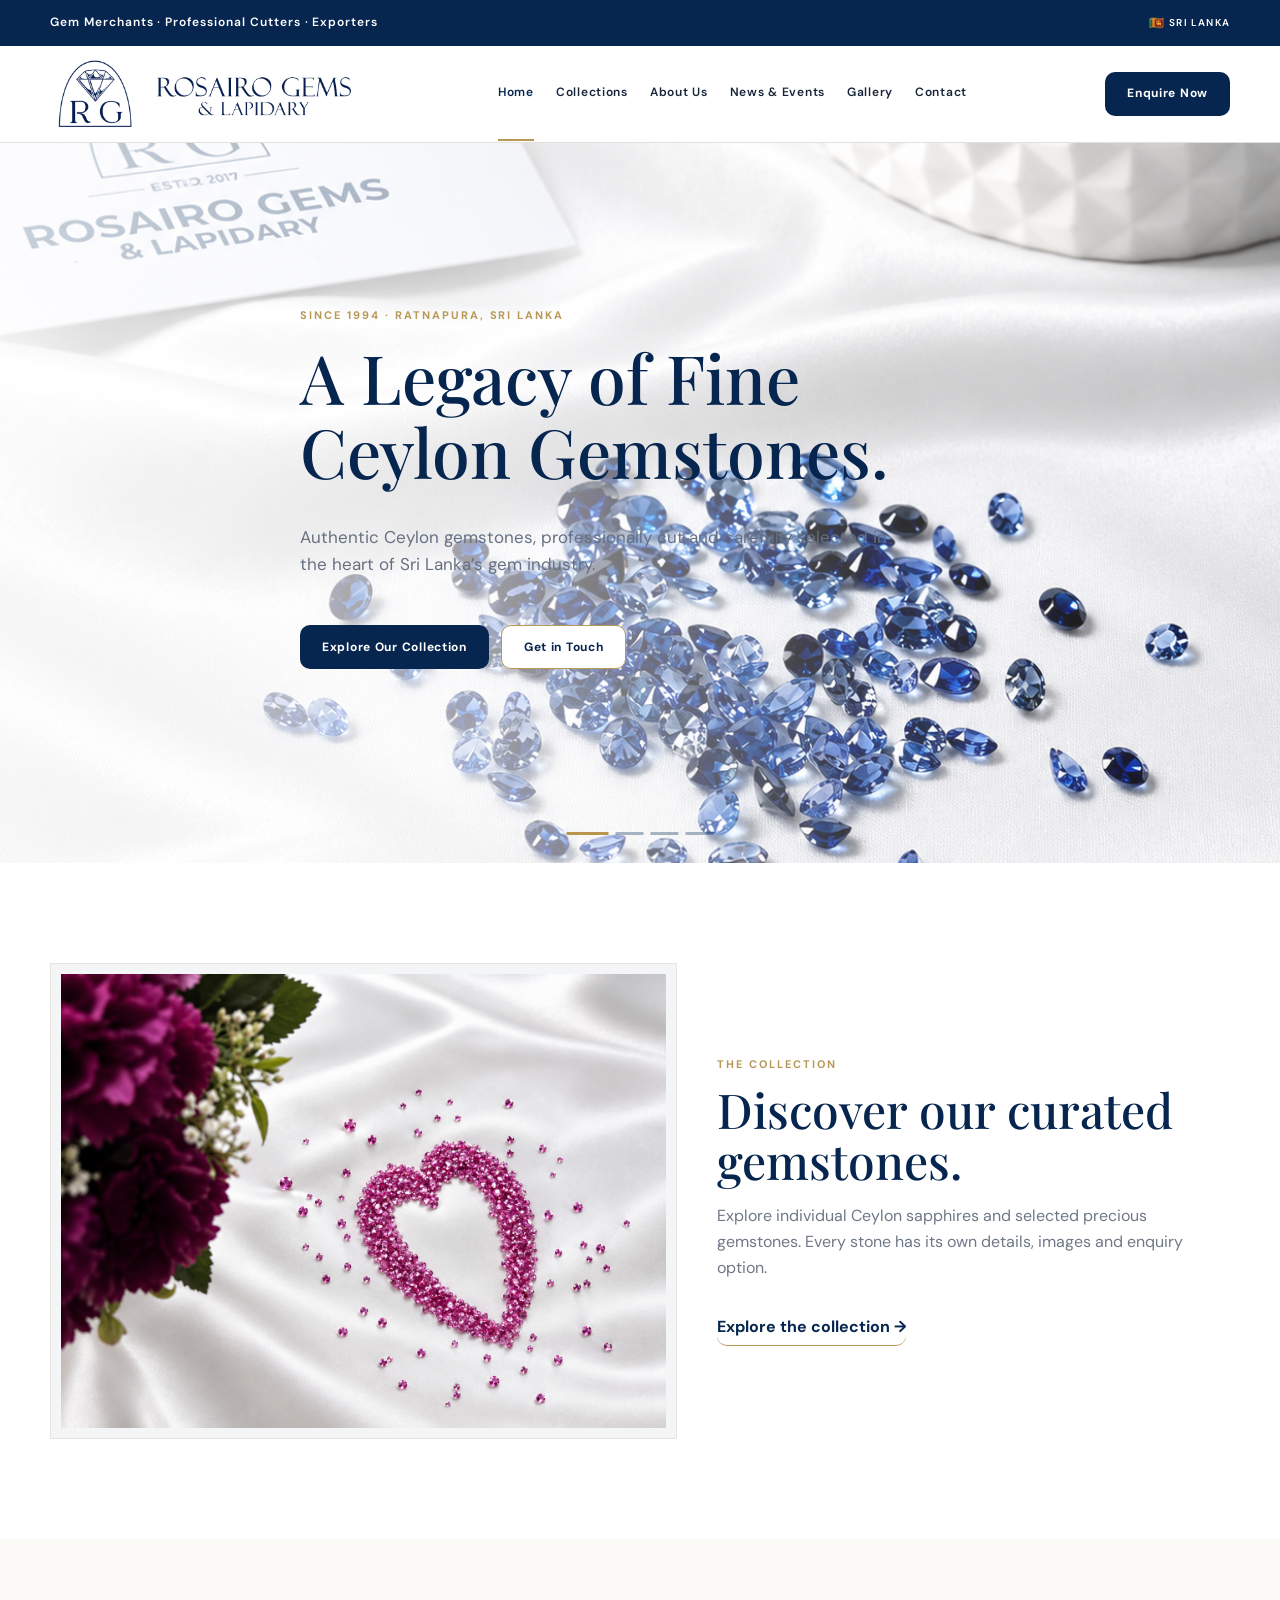
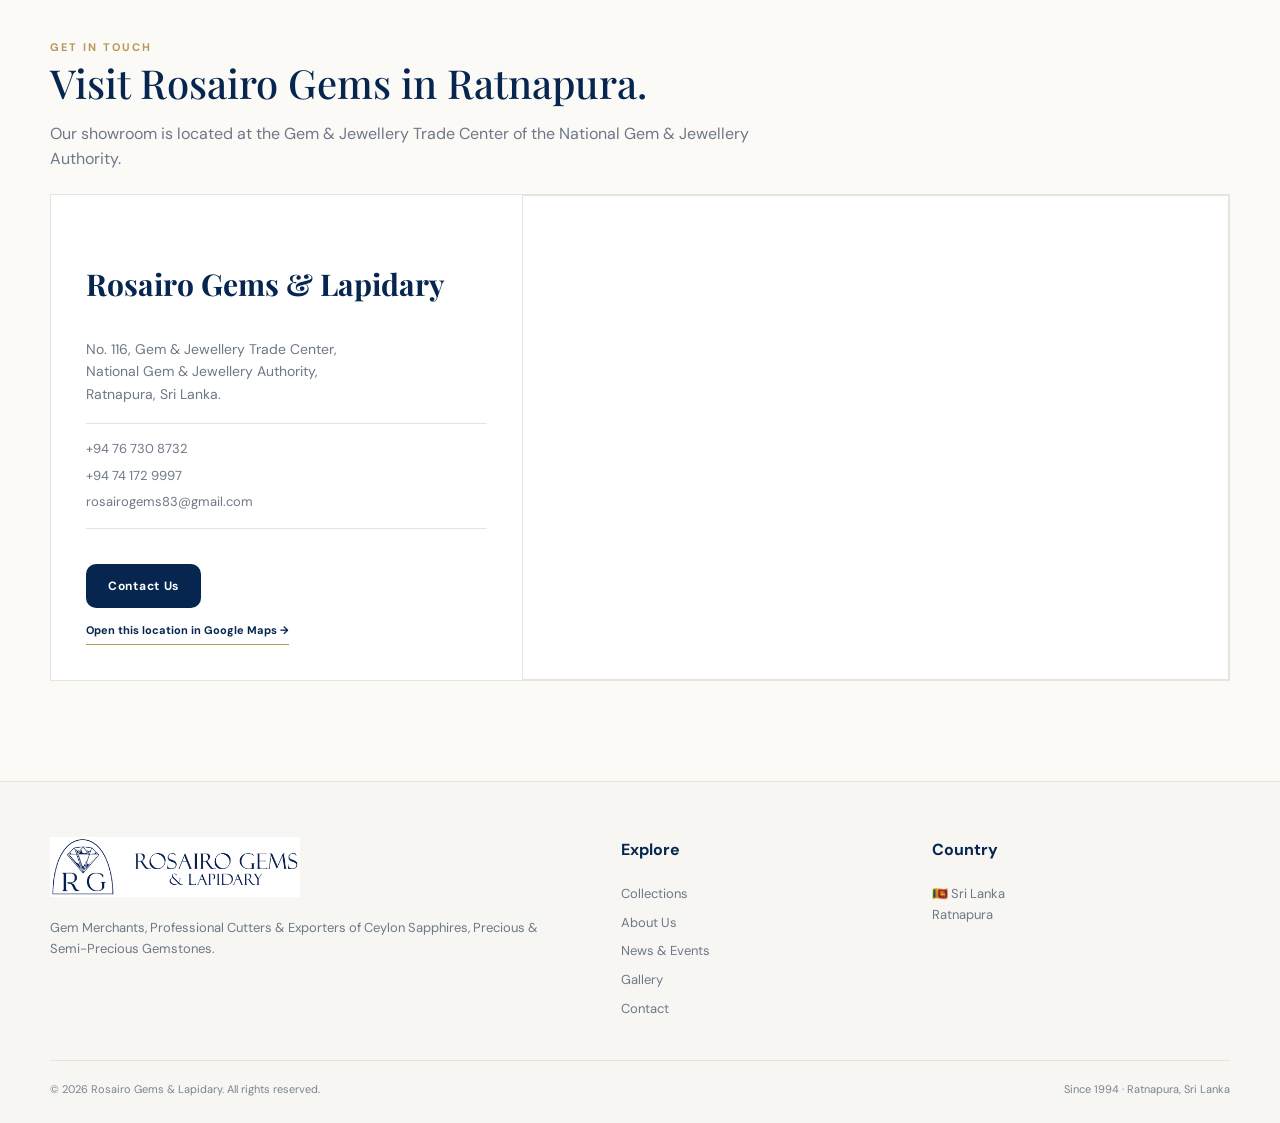
<file: index.html>
<!doctype html><html lang="en"><head><meta charset="utf-8"><meta name="viewport" content="width=device-width,initial-scale=1"><meta name="description" content="Rosairo Gems & Lapidary — Ceylon gemstones, professional cutting and export from Ratnapura, Sri Lanka."><title>Rosairo Gems & Lapidary | Since 1994</title><link rel="stylesheet" href="css/style.css"></head><body><div class="topbar"><div class="container topbar-inner"><span>Gem Merchants · Professional Cutters · Exporters</span><span class="country top-country"><span class="tiny-flag">🇱🇰</span><span>Sri Lanka</span></span></div></div><header class="header"><div class="container nav" id="nav"><a class="brand" href="index.html"><img src="assets/logo.png" alt="Rosairo Gems & Lapidary"></a><nav class="nav-links"><a class="active" href="index.html">Home</a><a href="pages/collections.html">Collections</a><a href="pages/about.html">About Us</a><a href="pages/news.html">News & Events</a><a href="pages/gallery.html">Gallery</a><a href="pages/contact.html">Contact</a></nav><a class="blue-btn" href="https://wa.me/94767308732" target="_blank">Enquire Now</a><button class="menu-toggle" id="menuToggle">☰</button></div></header><main><section class="hero home-hero" id="home">
  <div class="hero-background" id="heroBackground" aria-hidden="true">
    <div class="hero-bg-slide active" style="background-image:url('assets/hero-01-blue-sapphire.png')"></div>
    <div class="hero-bg-slide" style="background-image:url('assets/hero-02-pink-gems.png')"></div>
    <div class="hero-bg-slide" style="background-image:url('assets/hero-03-jewellery.png')"></div>
    <div class="hero-bg-slide" style="background-image:url('assets/hero-04-lapidary.jpg')"></div>
  </div>
  <div class="hero-bg-overlay"></div>
  <div class="container hero-content">
    <div class="eyebrow">Since 1994 · Ratnapura, Sri Lanka</div>
    <h1>A Legacy of Fine Ceylon Gemstones.</h1>
    <p>Authentic Ceylon gemstones, professionally cut and carefully selected in the heart of Sri Lanka’s gem industry.</p>
    <div class="hero-actions">
      <a class="blue-btn" href="pages/collections.html">Explore Our Collection</a>
      <a class="outline-btn" href="pages/contact.html">Get in Touch</a>
    </div>
  </div>
  <div class="hero-slide-indicators" id="heroIndicators" aria-label="Hero image position">
    <span class="active"></span><span></span><span></span><span></span>
  </div>
</section><section class="section"><div class="container home-collection"><div class="collection-preview"><img src="assets/collection-the-collection.png" alt="Pink gemstones arranged as a heart"></div><div class="collection-copy"><div class="section-kicker">The Collection</div><h2>Discover our curated gemstones.</h2><p>Explore individual Ceylon sapphires and selected precious gemstones. Every stone has its own details, images and enquiry option.</p><a class="collection-link" href="pages/collections.html">Explore the collection →</a></div></div></section><section class="section section-soft"><div class="container"><div class="section-heading map-title"><div class="section-kicker">Get in Touch</div><h2>Visit Rosairo Gems in Ratnapura.</h2><p>Our showroom is located at the Gem & Jewellery Trade Center of the National Gem & Jewellery Authority.</p></div><div class="map-wrap"><div class="map-info"><h3>Rosairo Gems & Lapidary</h3><p>No. 116, Gem & Jewellery Trade Center,<br>National Gem & Jewellery Authority,<br>Ratnapura, Sri Lanka.</p><div class="contact-mini"><a href="tel:+94767308732">+94 76 730 8732</a><a href="tel:+94741729997">+94 74 172 9997</a><a href="mailto:rosairogems83@gmail.com">rosairogems83@gmail.com</a></div><div class="mobile-country">🇱🇰 Sri Lanka</div><a class="blue-btn" href="pages/contact.html">Contact Us</a><a class="map-link" href="https://maps.app.goo.gl/wHTZ5ocNwusnkKqY7" target="_blank" rel="noopener">Open this location in Google Maps →</a></div><div class="map-box"><iframe title="Rosairo Gems location" src="https://www.google.com/maps?q=No.%20116%2C%20Gem%20%26%20Jewellery%20Trade%20Center%2C%20Ratnapura%2C%20Sri%20Lanka&output=embed" loading="lazy"></iframe></div></div></div></section></main><footer class="footer"><div class="container footer-grid"><div><img class="footer-logo" src="assets/logo.png" alt="Rosairo Gems & Lapidary"><p>Gem Merchants, Professional Cutters & Exporters of Ceylon Sapphires, Precious & Semi-Precious Gemstones.</p></div><div><h4>Explore</h4><div class="footer-links"><a href="pages/collections.html">Collections</a><a href="pages/about.html">About Us</a><a href="pages/news.html">News & Events</a><a href="pages/gallery.html">Gallery</a><a href="pages/contact.html">Contact</a></div></div><div><h4>Country</h4><p>🇱🇰 Sri Lanka<br>Ratnapura</p></div></div><div class="container copyright"><span>© <span id="year"></span> Rosairo Gems & Lapidary. All rights reserved.</span><span>Since 1994 · Ratnapura, Sri Lanka</span></div></footer><script src="js/app.js"></script></body></html>
</file>
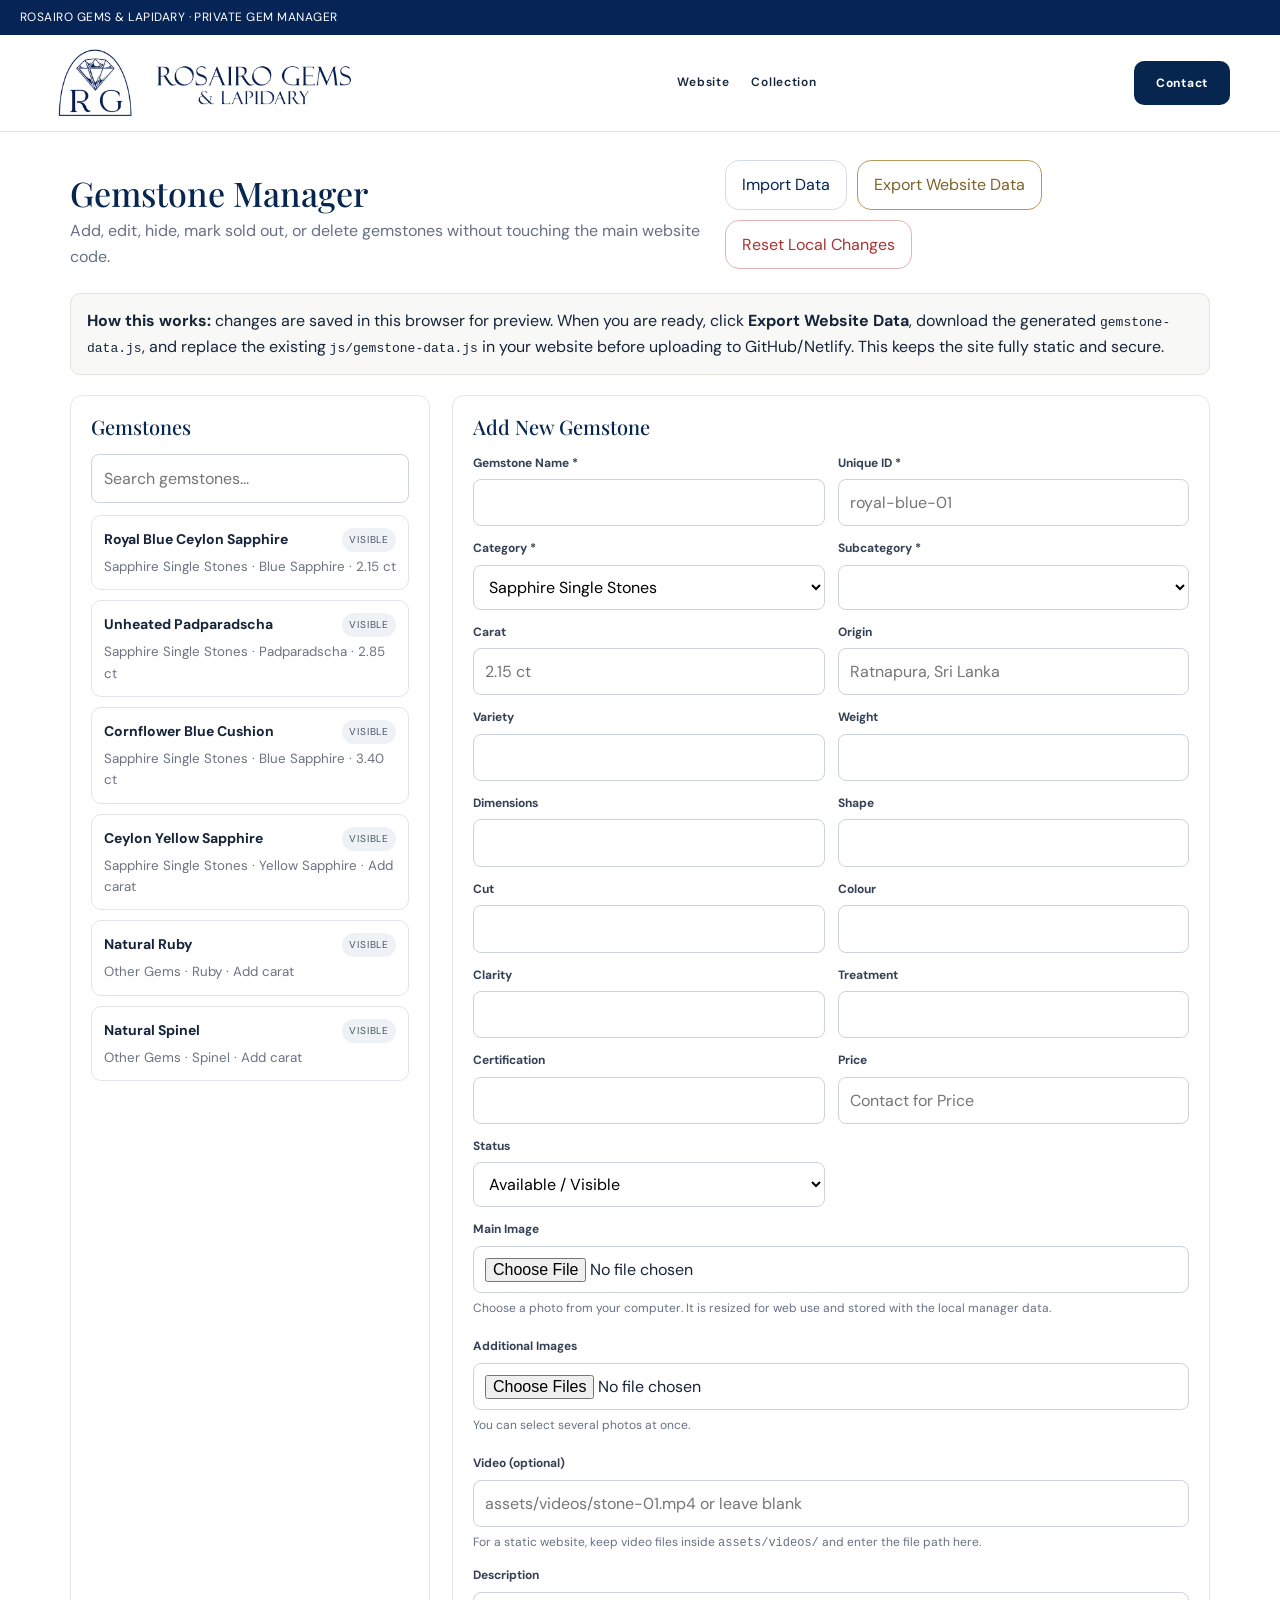
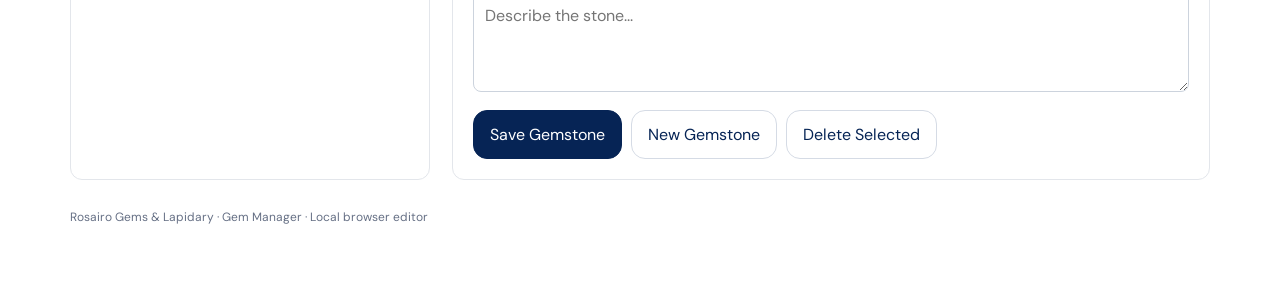
<file: admin.html>
<!doctype html><html lang="en"><head><meta charset="utf-8"><meta name="viewport" content="width=device-width,initial-scale=1"><title>Gem Manager | Rosairo Gems & Lapidary</title><link rel="stylesheet" href="css/style.css"><link rel="stylesheet" href="css/admin.css"></head><body><div class="admin-topbar">ROSAIRO GEMS & LAPIDARY · PRIVATE GEM MANAGER</div><header class="header"><div class="container nav"><a class="brand" href="index.html"><img src="assets/logo.png" alt="Rosairo Gems & Lapidary"></a><nav class="nav-links"><a href="index.html">Website</a><a href="pages/collections.html">Collection</a></nav><a class="blue-btn" href="pages/contact.html">Contact</a></div></header><main class="admin-wrap"><div class="admin-head"><div><h1>Gemstone Manager</h1><p>Add, edit, hide, mark sold out, or delete gemstones without touching the main website code.</p></div><div class="admin-actions"><button class="admin-btn" id="importBtn">Import Data</button><button class="admin-btn gold" id="exportBtn">Export Website Data</button><button class="admin-btn danger" id="resetBtn">Reset Local Changes</button><input id="importFile" type="file" accept="application/json" hidden></div></div><div class="admin-note"><strong>How this works:</strong> changes are saved in this browser for preview. When you are ready, click <strong>Export Website Data</strong>, download the generated <code>gemstone-data.js</code>, and replace the existing <code>js/gemstone-data.js</code> in your website before uploading to GitHub/Netlify. This keeps the site fully static and secure.</div><div class="admin-grid"><section class="admin-panel"><h2>Gemstones</h2><input class="admin-search" id="search" placeholder="Search gemstones..."><div class="stone-list" id="stoneList"></div></section><section class="admin-panel"><h2 id="formTitle">Add New Gemstone</h2><form id="stoneForm"><input id="editIndex" type="hidden"><div class="form-grid"><div class="field"><label>Gemstone Name *</label><input id="name" required></div><div class="field"><label>Unique ID *</label><input id="id" required placeholder="royal-blue-01"></div><div class="field"><label>Category *</label><select id="category" required></select></div><div class="field"><label>Subcategory *</label><select id="subcategory" required></select></div><div class="field"><label>Carat</label><input id="carat" placeholder="2.15 ct"></div><div class="field"><label>Origin</label><input id="origin" placeholder="Ratnapura, Sri Lanka"></div><div class="field"><label>Variety</label><input id="variety"></div><div class="field"><label>Weight</label><input id="weight"></div><div class="field"><label>Dimensions</label><input id="dimensions"></div><div class="field"><label>Shape</label><input id="shape"></div><div class="field"><label>Cut</label><input id="cut"></div><div class="field"><label>Colour</label><input id="colour"></div><div class="field"><label>Clarity</label><input id="clarity"></div><div class="field"><label>Treatment</label><input id="treatment"></div><div class="field"><label>Certification</label><input id="certification"></div><div class="field"><label>Price</label><input id="price" placeholder="Contact for Price"></div><div class="field"><label>Status</label><select id="status"><option value="active">Available / Visible</option><option value="sold">Sold Out</option><option value="hidden">Hidden</option></select></div><div class="field full"><label>Main Image</label><input id="mainImage" type="file" accept="image/*"><div class="helper">Choose a photo from your computer. It is resized for web use and stored with the local manager data.</div><div id="mainPreview" class="image-preview-grid"></div></div><div class="field full"><label>Additional Images</label><input id="extraImages" type="file" accept="image/*" multiple><div class="helper">You can select several photos at once.</div><div id="extraPreview" class="image-preview-grid"></div></div><div class="field full"><label>Video (optional)</label><input id="video" placeholder="assets/videos/stone-01.mp4 or leave blank"><div class="helper">For a static website, keep video files inside <code>assets/videos/</code> and enter the file path here.</div></div><div class="field full"><label>Description</label><textarea id="description" placeholder="Describe the stone..."></textarea></div></div><div class="form-actions"><button class="admin-btn primary" type="submit">Save Gemstone</button><button class="admin-btn" type="button" id="newBtn">New Gemstone</button><button class="admin-btn" type="button" id="deleteBtn">Delete Selected</button></div></form></section></div><div class="admin-footer">Rosairo Gems & Lapidary · Gem Manager · Local browser editor</div></main><script src="js/gemstone-data.js"></script><script src="js/admin.js"></script></body></html>
</file>
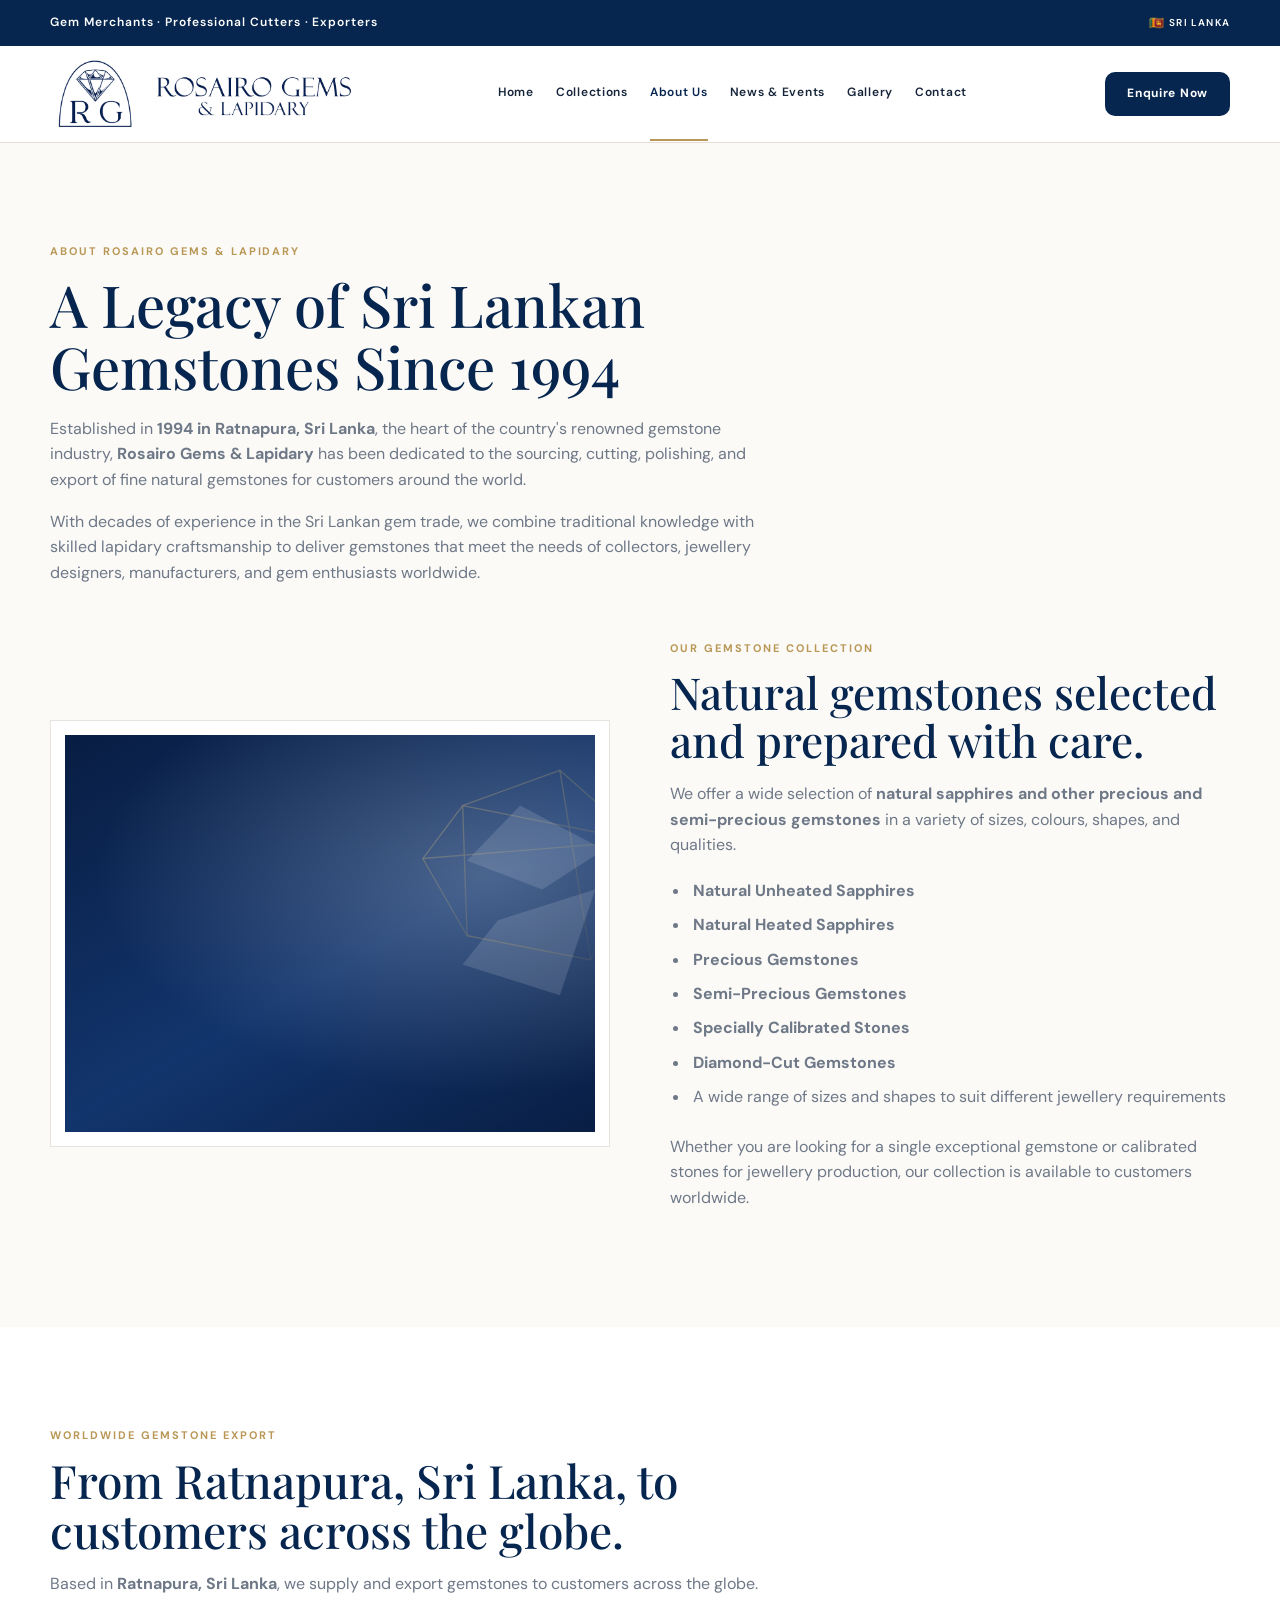
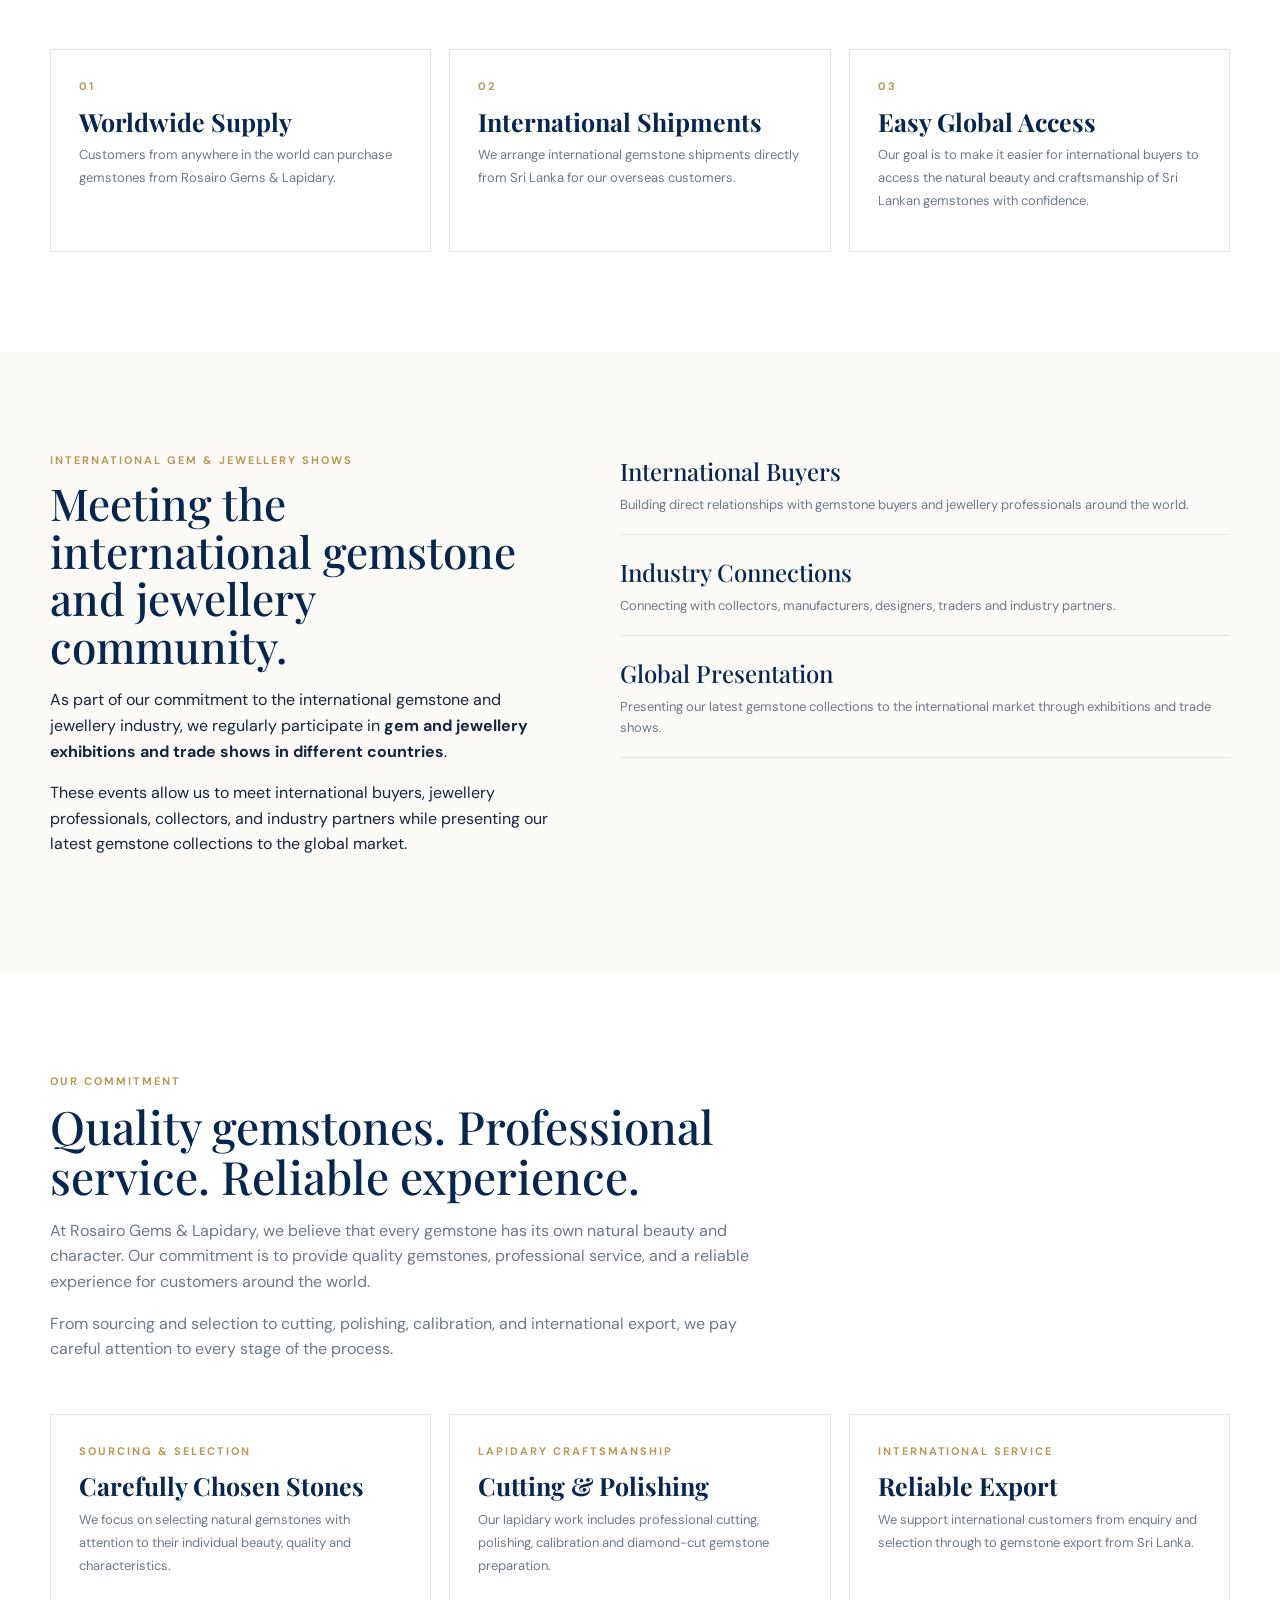
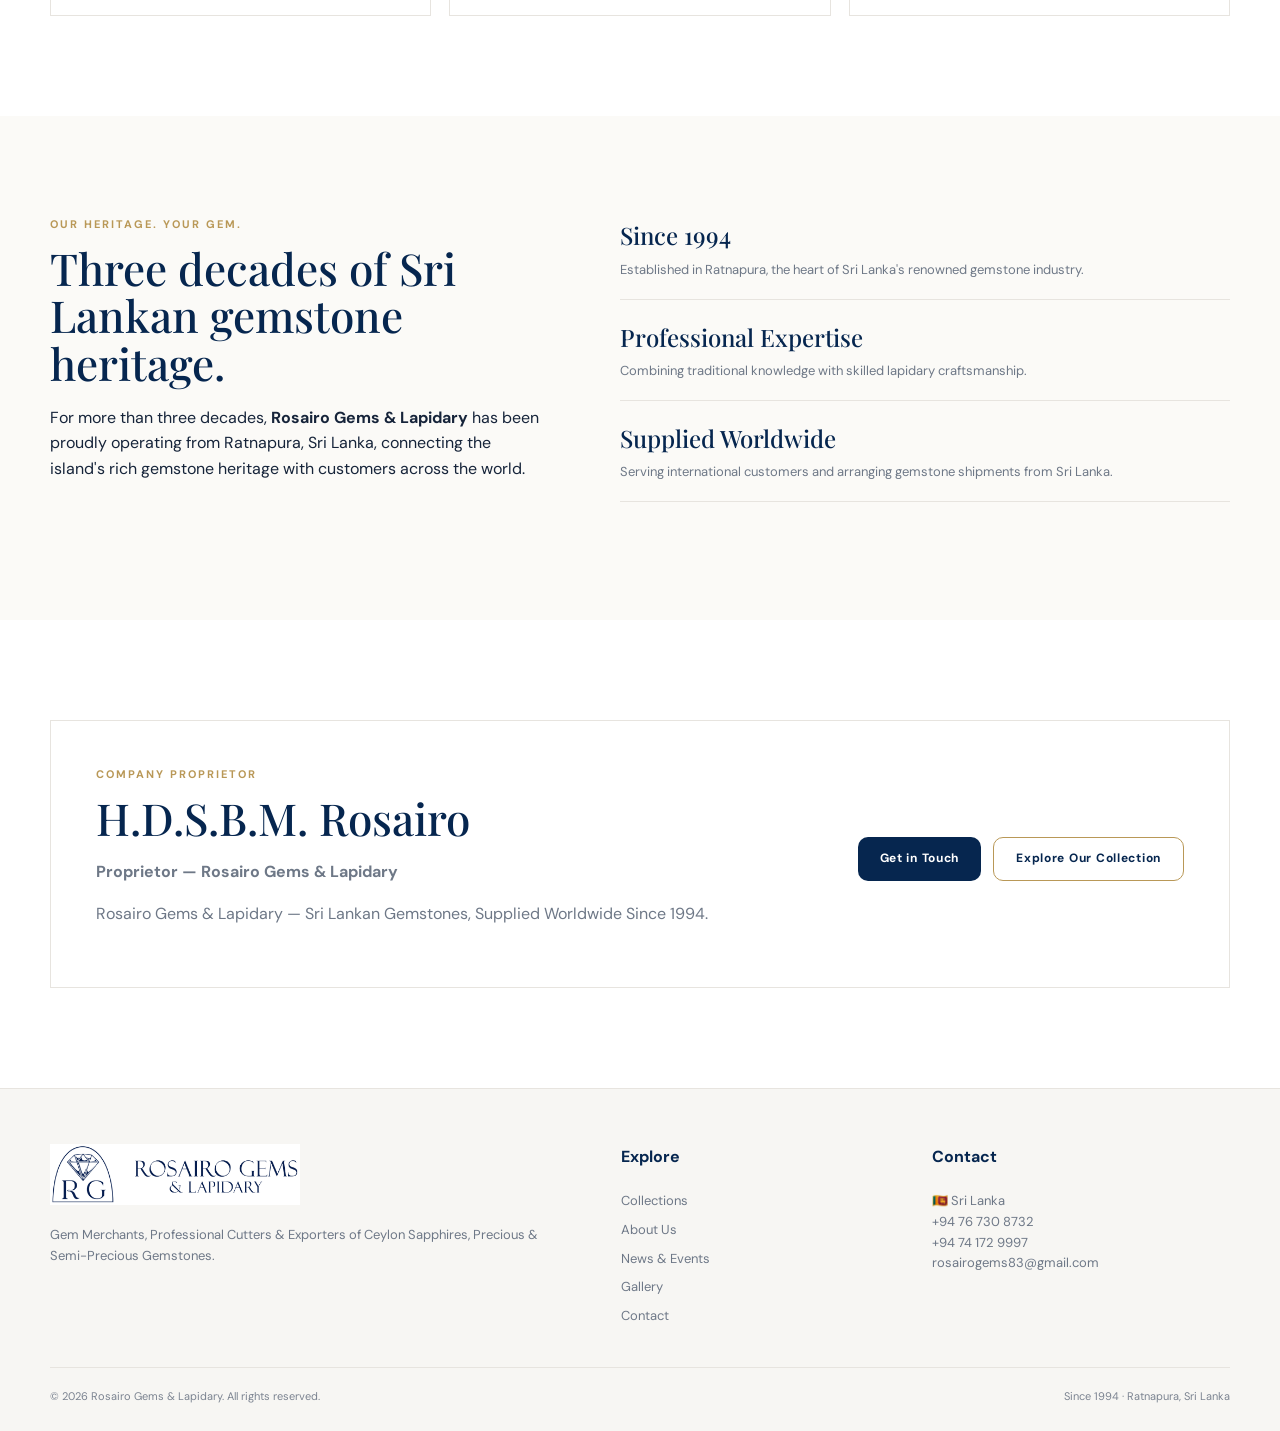
<file: pages/about.html>
<!doctype html>
<html lang="en">
<head>
<meta charset="utf-8">
<meta name="viewport" content="width=device-width,initial-scale=1">
<meta name="description" content="About Rosairo Gems & Lapidary — a legacy of Sri Lankan gemstones since 1994, based in Ratnapura and supplying gemstones worldwide.">
<title>About Us | Rosairo Gems & Lapidary</title>
<link rel="stylesheet" href="../css/style.css">
</head>
<body>
<div class="topbar"><div class="container topbar-inner"><span>Gem Merchants · Professional Cutters · Exporters</span><span class="country top-country"><span class="tiny-flag">🇱🇰</span><span>Sri Lanka</span></span></div></div>
<header class="header"><div class="container nav" id="nav"><a class="brand" href="../index.html"><img src="../assets/logo.png" alt="Rosairo Gems & Lapidary"></a><nav class="nav-links"><a href="../index.html">Home</a><a href="collections.html">Collections</a><a class="active" href="about.html">About Us</a><a href="news.html">News & Events</a><a href="gallery.html">Gallery</a><a href="contact.html">Contact</a></nav><a class="blue-btn" href="https://wa.me/94767308732" target="_blank" rel="noopener">Enquire Now</a><button class="menu-toggle" id="menuToggle" aria-label="Open menu">☰</button></div></header>

<main>
<section class="section section-soft">
<div class="container">
<div class="section-heading about-intro">
<div class="section-kicker">About Rosairo Gems & Lapidary</div>
<h1>A Legacy of Sri Lankan Gemstones Since 1994</h1>
<p>Established in <strong>1994 in Ratnapura, Sri Lanka</strong>, the heart of the country's renowned gemstone industry, <strong>Rosairo Gems & Lapidary</strong> has been dedicated to the sourcing, cutting, polishing, and export of fine natural gemstones for customers around the world.</p>
<p>With decades of experience in the Sri Lankan gem trade, we combine traditional knowledge with skilled lapidary craftsmanship to deliver gemstones that meet the needs of collectors, jewellery designers, manufacturers, and gem enthusiasts worldwide.</p>
</div>

<div class="about-story">
<div class="about-story-image"><img src="../assets/hero-gem.svg" alt="Fine Sri Lankan gemstone craftsmanship"></div>
<div class="about-story-copy">
<div class="section-kicker">Our Gemstone Collection</div>
<h2>Natural gemstones selected and prepared with care.</h2>
<p>We offer a wide selection of <strong>natural sapphires and other precious and semi-precious gemstones</strong> in a variety of sizes, colours, shapes, and qualities.</p>
<ul class="about-list">
<li><strong>Natural Unheated Sapphires</strong></li>
<li><strong>Natural Heated Sapphires</strong></li>
<li><strong>Precious Gemstones</strong></li>
<li><strong>Semi-Precious Gemstones</strong></li>
<li><strong>Specially Calibrated Stones</strong></li>
<li><strong>Diamond-Cut Gemstones</strong></li>
<li>A wide range of sizes and shapes to suit different jewellery requirements</li>
</ul>
<p>Whether you are looking for a single exceptional gemstone or calibrated stones for jewellery production, our collection is available to customers worldwide.</p>
</div>
</div>
</div>
</section>

<section class="section">
<div class="container">
<div class="section-heading">
<div class="section-kicker">Worldwide Gemstone Export</div>
<h2>From Ratnapura, Sri Lanka, to customers across the globe.</h2>
<p>Based in <strong>Ratnapura, Sri Lanka</strong>, we supply and export gemstones to customers across the globe.</p>
</div>
<div class="stone-grid about-services">
<div class="stone-card"><div class="stone-info"><div class="section-kicker">01</div><h3>Worldwide Supply</h3><p>Customers from anywhere in the world can purchase gemstones from Rosairo Gems & Lapidary.</p></div></div>
<div class="stone-card"><div class="stone-info"><div class="section-kicker">02</div><h3>International Shipments</h3><p>We arrange international gemstone shipments directly from Sri Lanka for our overseas customers.</p></div></div>
<div class="stone-card"><div class="stone-info"><div class="section-kicker">03</div><h3>Easy Global Access</h3><p>Our goal is to make it easier for international buyers to access the natural beauty and craftsmanship of Sri Lankan gemstones with confidence.</p></div></div>
</div>
</div>
</section>

<section class="section section-soft">
<div class="container about-values">
<div>
<div class="section-kicker">International Gem & Jewellery Shows</div>
<h2>Meeting the international gemstone and jewellery community.</h2>
<p>As part of our commitment to the international gemstone and jewellery industry, we regularly participate in <strong>gem and jewellery exhibitions and trade shows in different countries</strong>.</p>
<p>These events allow us to meet international buyers, jewellery professionals, collectors, and industry partners while presenting our latest gemstone collections to the global market.</p>
</div>
<div class="value-list">
<div><strong>International Buyers</strong><p>Building direct relationships with gemstone buyers and jewellery professionals around the world.</p></div>
<div><strong>Industry Connections</strong><p>Connecting with collectors, manufacturers, designers, traders and industry partners.</p></div>
<div><strong>Global Presentation</strong><p>Presenting our latest gemstone collections to the international market through exhibitions and trade shows.</p></div>
</div>
</div>
</section>

<section class="section">
<div class="container">
<div class="section-heading">
<div class="section-kicker">Our Commitment</div>
<h2>Quality gemstones. Professional service. Reliable experience.</h2>
<p>At Rosairo Gems & Lapidary, we believe that every gemstone has its own natural beauty and character. Our commitment is to provide quality gemstones, professional service, and a reliable experience for customers around the world.</p>
<p>From sourcing and selection to cutting, polishing, calibration, and international export, we pay careful attention to every stage of the process.</p>
</div>
<div class="stone-grid about-services">
<div class="stone-card"><div class="stone-info"><div class="section-kicker">Sourcing & Selection</div><h3>Carefully Chosen Stones</h3><p>We focus on selecting natural gemstones with attention to their individual beauty, quality and characteristics.</p></div></div>
<div class="stone-card"><div class="stone-info"><div class="section-kicker">Lapidary Craftsmanship</div><h3>Cutting & Polishing</h3><p>Our lapidary work includes professional cutting, polishing, calibration and diamond-cut gemstone preparation.</p></div></div>
<div class="stone-card"><div class="stone-info"><div class="section-kicker">International Service</div><h3>Reliable Export</h3><p>We support international customers from enquiry and selection through to gemstone export from Sri Lanka.</p></div></div>
</div>
</div>
</section>

<section class="section section-soft">
<div class="container about-values">
<div>
<div class="section-kicker">Our Heritage. Your Gem.</div>
<h2>Three decades of Sri Lankan gemstone heritage.</h2>
<p>For more than three decades, <strong>Rosairo Gems & Lapidary</strong> has been proudly operating from Ratnapura, Sri Lanka, connecting the island's rich gemstone heritage with customers across the world.</p>
</div>
<div class="value-list">
<div><strong>Since 1994</strong><p>Established in Ratnapura, the heart of Sri Lanka's renowned gemstone industry.</p></div>
<div><strong>Professional Expertise</strong><p>Combining traditional knowledge with skilled lapidary craftsmanship.</p></div>
<div><strong>Supplied Worldwide</strong><p>Serving international customers and arranging gemstone shipments from Sri Lanka.</p></div>
</div>
</div>
</section>

<section class="section">
<div class="container">
<div class="about-cta">
<div>
<div class="section-kicker">Company Proprietor</div>
<h2>H.D.S.B.M. Rosairo</h2>
<p><strong>Proprietor — Rosairo Gems & Lapidary</strong></p>
<p>Rosairo Gems & Lapidary — Sri Lankan Gemstones, Supplied Worldwide Since 1994.</p>
</div>
<div class="hero-actions"><a class="blue-btn" href="contact.html">Get in Touch</a><a class="outline-btn" href="collections.html">Explore Our Collection</a></div>
</div>
</div>
</section>
</main>

<footer class="footer"><div class="container footer-grid"><div><img class="footer-logo" src="../assets/logo.png" alt="Rosairo Gems & Lapidary"><p>Gem Merchants, Professional Cutters & Exporters of Ceylon Sapphires, Precious & Semi-Precious Gemstones.</p></div><div><h4>Explore</h4><div class="footer-links"><a href="collections.html">Collections</a><a href="about.html">About Us</a><a href="news.html">News & Events</a><a href="gallery.html">Gallery</a><a href="contact.html">Contact</a></div></div><div><h4>Contact</h4><p>🇱🇰 Sri Lanka<br>+94 76 730 8732<br>+94 74 172 9997<br>rosairogems83@gmail.com</p></div></div><div class="container copyright"><span>© <span id="year"></span> Rosairo Gems & Lapidary. All rights reserved.</span><span>Since 1994 · Ratnapura, Sri Lanka</span></div></footer>
<script src="../js/app.js"></script>
</body>
</html>
</file>
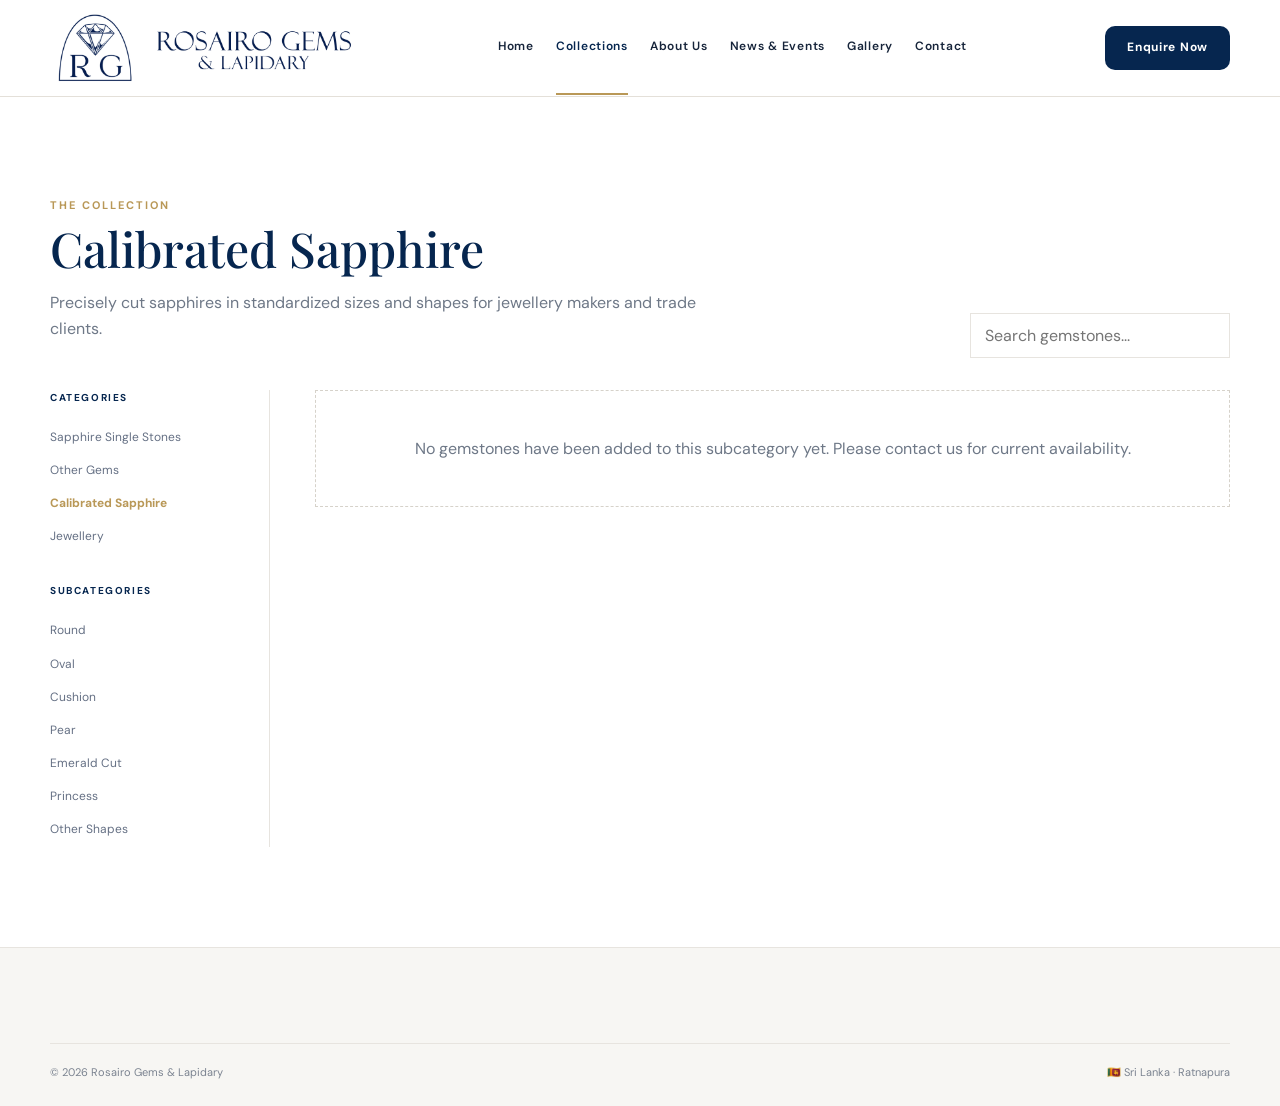
<file: pages/calibrated-sapphires.html>
<!doctype html><html lang="en"><head><meta charset="utf-8"><meta name="viewport" content="width=device-width,initial-scale=1"><title>Calibrated Sapphire | Rosairo Gems & Lapidary</title><link rel="stylesheet" href="../css/style.css"></head><body data-category="calibrated-sapphires"><header class="header"><div class="container nav" id="nav"><a class="brand" href="../index.html"><img src="../assets/logo.png" alt="Rosairo Gems & Lapidary"></a><nav class="nav-links"><a href="../index.html">Home</a><a class="active" href="collections.html">Collections</a><a href="about.html">About Us</a><a href="news.html">News & Events</a><a href="gallery.html">Gallery</a><a href="contact.html">Contact</a></nav><a class="blue-btn" href="https://wa.me/94767308732" target="_blank">Enquire Now</a><button class="menu-toggle" id="menuToggle">☰</button></div></header><main class="section"><div class="container"><div class="category-head"><div><div class="section-kicker">The Collection</div><h1 id="categoryTitle">Calibrated Sapphire</h1><p id="categoryIntro"></p></div><input id="stoneSearch" class="search-box" type="search" placeholder="Search gemstones..."></div><div class="category-layout"><aside class="side-panel" id="categorySide"></aside><section><div id="stoneGrid" class="stone-grid"></div></section></div></div></main><footer class="footer"><div class="container copyright"><span>© <span id="year"></span> Rosairo Gems & Lapidary</span><span>🇱🇰 Sri Lanka · Ratnapura</span></div></footer><script src="../js/gemstone-data.js"></script><script src="../js/app.js"></script></body></html>
</file>
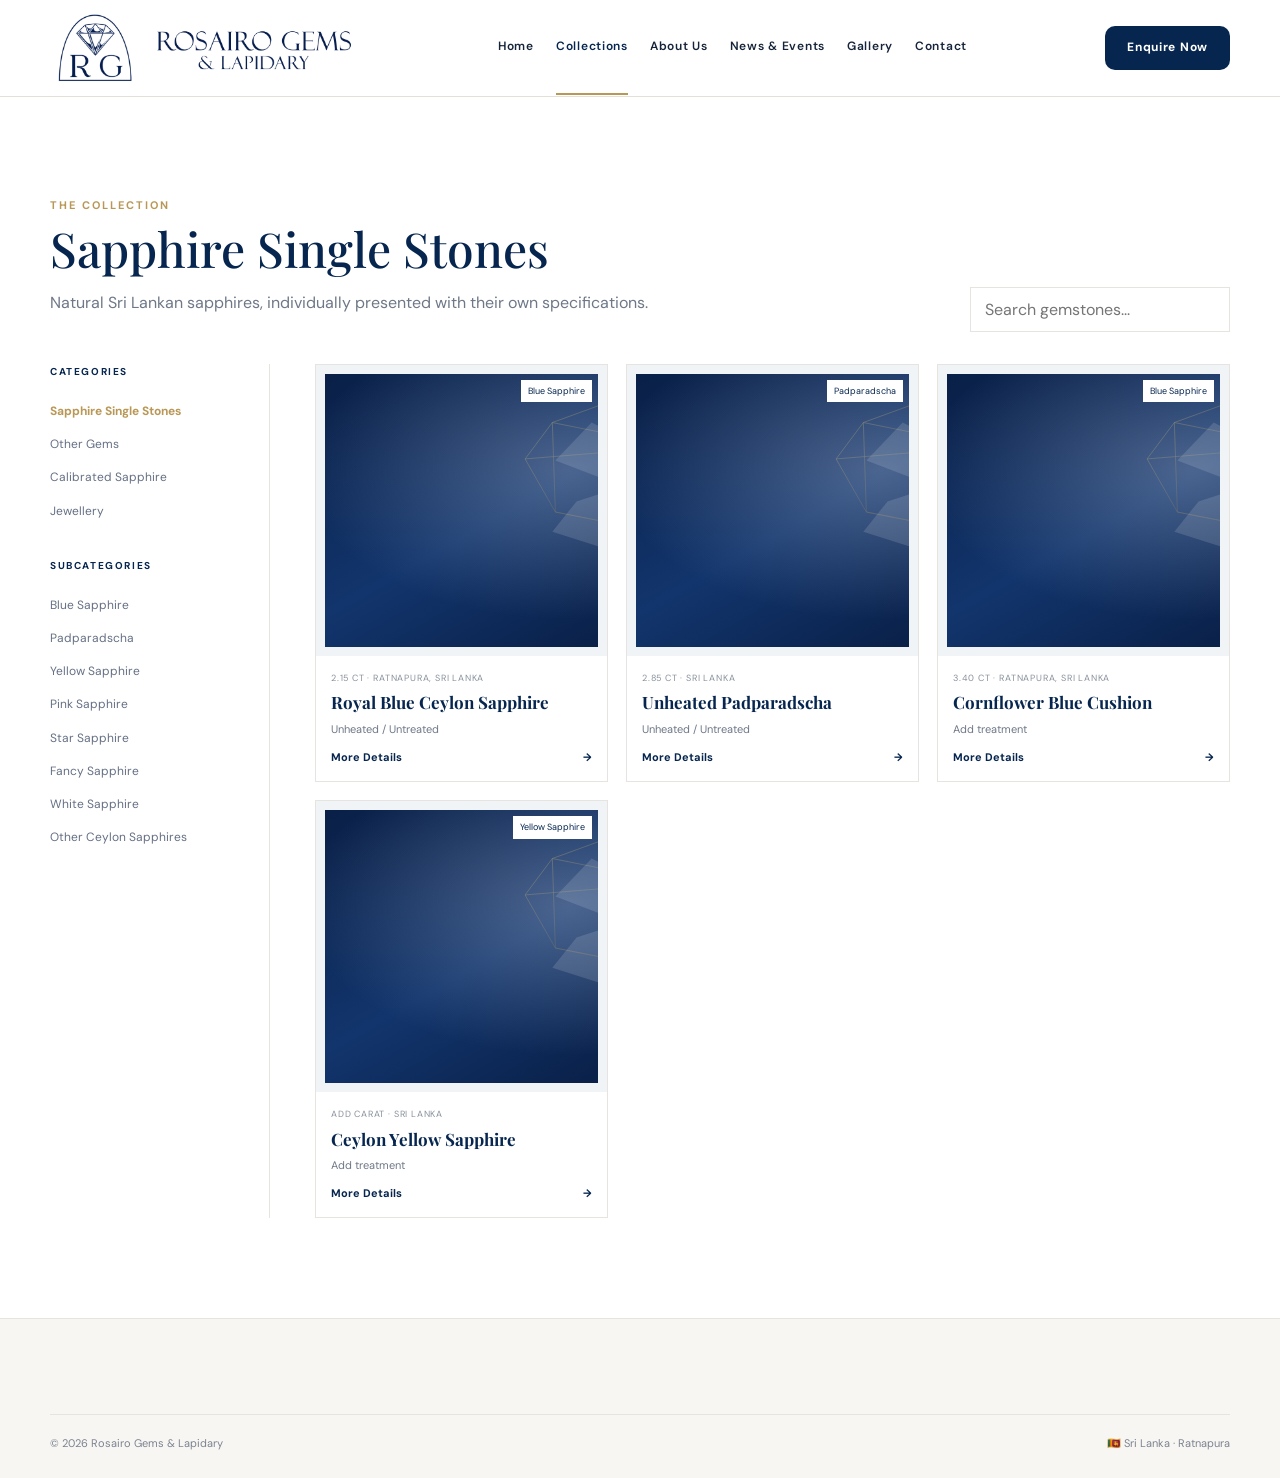
<file: pages/ceylon-sapphire.html>
<!doctype html><html lang="en"><head><meta charset="utf-8"><meta name="viewport" content="width=device-width,initial-scale=1"><title>Sapphire Single Stones | Rosairo Gems & Lapidary</title><link rel="stylesheet" href="../css/style.css"></head><body data-category="ceylon-sapphire"><header class="header"><div class="container nav" id="nav"><a class="brand" href="../index.html"><img src="../assets/logo.png" alt="Rosairo Gems & Lapidary"></a><nav class="nav-links"><a href="../index.html">Home</a><a class="active" href="collections.html">Collections</a><a href="about.html">About Us</a><a href="news.html">News & Events</a><a href="gallery.html">Gallery</a><a href="contact.html">Contact</a></nav><a class="blue-btn" href="https://wa.me/94767308732" target="_blank">Enquire Now</a><button class="menu-toggle" id="menuToggle">☰</button></div></header><main class="section"><div class="container"><div class="category-head"><div><div class="section-kicker">The Collection</div><h1 id="categoryTitle">Sapphire Single Stones</h1><p id="categoryIntro"></p></div><input id="stoneSearch" class="search-box" type="search" placeholder="Search gemstones..."></div><div class="category-layout"><aside class="side-panel" id="categorySide"></aside><section><div id="stoneGrid" class="stone-grid"></div></section></div></div></main><footer class="footer"><div class="container copyright"><span>© <span id="year"></span> Rosairo Gems & Lapidary</span><span>🇱🇰 Sri Lanka · Ratnapura</span></div></footer><script src="../js/gemstone-data.js"></script><script src="../js/app.js"></script></body></html>
</file>
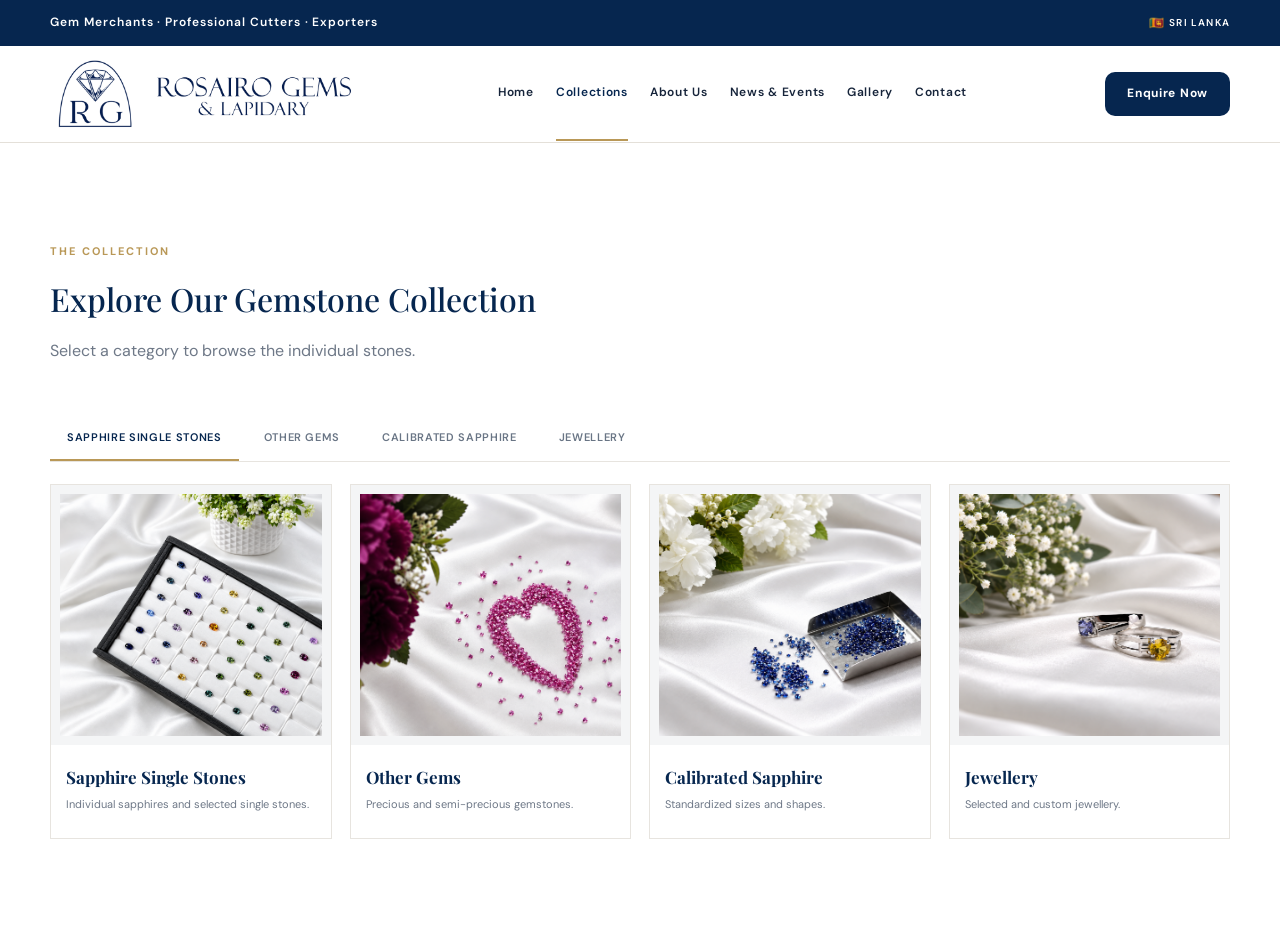
<file: pages/collections.html>
<!doctype html><html lang="en"><head><meta charset="utf-8"><meta name="viewport" content="width=device-width,initial-scale=1"><title>Collections | Rosairo Gems & Lapidary</title><link rel="stylesheet" href="../css/style.css"></head><body><div class="topbar"><div class="container topbar-inner"><span>Gem Merchants · Professional Cutters · Exporters</span><span class="country top-country"><span class="tiny-flag">🇱🇰</span><span>Sri Lanka</span></span></div></div><header class="header"><div class="container nav" id="nav"><a class="brand" href="../index.html"><img src="../assets/logo.png" alt="Rosairo Gems & Lapidary"></a><nav class="nav-links"><a href="../index.html">Home</a><a class="active" href="collections.html">Collections</a><a href="about.html">About Us</a><a href="news.html">News & Events</a><a href="gallery.html">Gallery</a><a href="contact.html">Contact</a></nav><a class="blue-btn" href="https://wa.me/94767308732" target="_blank">Enquire Now</a><button class="menu-toggle" id="menuToggle">☰</button></div></header><main class="section"><div class="container"><div class="section-heading"><div class="section-kicker">The Collection</div><h1>Explore Our Gemstone Collection</h1><p>Select a category to browse the individual stones.</p></div><div class="collection-category-tabs" role="tablist" aria-label="Collection categories">
<a class="collection-category-tab active" href="ceylon-sapphire.html">Sapphire Single Stones</a>
<a class="collection-category-tab" href="other-gemstones.html">Other Gems</a>
<a class="collection-category-tab" href="calibrated-sapphires.html">Calibrated Sapphire</a>
<a class="collection-category-tab" href="jewellery.html">Jewellery</a>
</div>
<div class="category-grid collection-category-grid">
<a class="stone-card" href="ceylon-sapphire.html"><div class="stone-image collection-cover"><img src="../assets/collection-sapphire-single-stones.png" alt="Sapphire Single Stones"></div><div class="stone-info"><h3>Sapphire Single Stones</h3><p>Individual sapphires and selected single stones.</p></div></a>
<a class="stone-card" href="other-gemstones.html"><div class="stone-image collection-cover"><img src="../assets/hero-02-pink-gems.png" alt="Other Gems"></div><div class="stone-info"><h3>Other Gems</h3><p>Precious and semi-precious gemstones.</p></div></a>
<a class="stone-card" href="calibrated-sapphires.html"><div class="stone-image collection-cover"><img src="../assets/collection-calibrated-sapphire.png" alt="Calibrated Sapphire"></div><div class="stone-info"><h3>Calibrated Sapphire</h3><p>Standardized sizes and shapes.</p></div></a>
<a class="stone-card" href="jewellery.html"><div class="stone-image collection-cover"><img src="../assets/collection-jewellery.png" alt="Jewellery"></div><div class="stone-info"><h3>Jewellery</h3><p>Selected and custom jewellery.</p></div></a>
</div></div></main><script src="../js/app.js"></script></body></html>
</file>
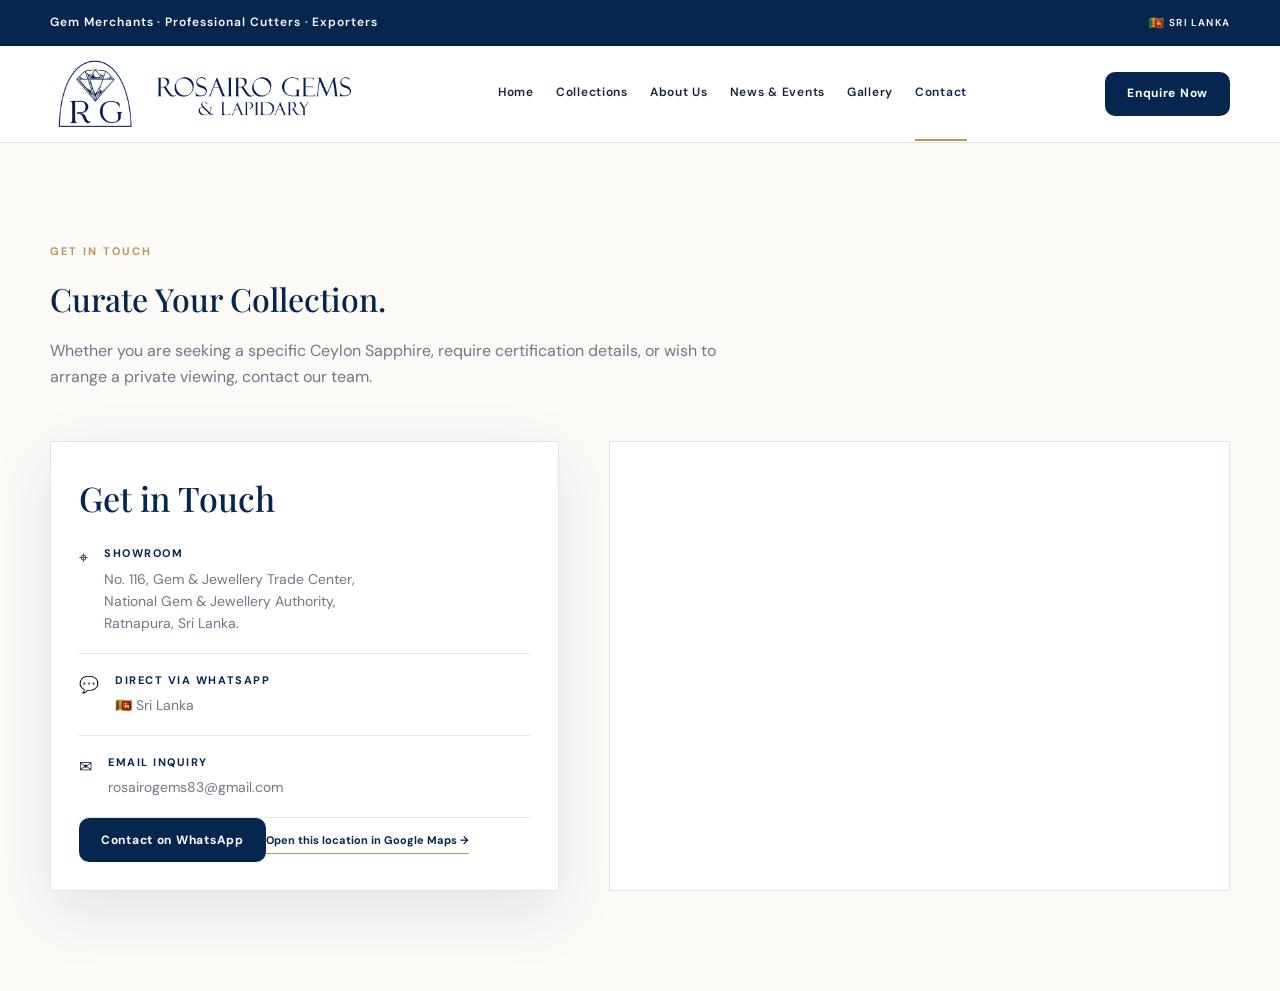
<file: pages/contact.html>
<!doctype html><html lang="en"><head><meta charset="utf-8"><meta name="viewport" content="width=device-width,initial-scale=1"><title>Contact | Rosairo Gems & Lapidary</title><link rel="stylesheet" href="../css/style.css"></head><body><div class="topbar"><div class="container topbar-inner"><span>Gem Merchants · Professional Cutters · Exporters</span><span class="country top-country"><span class="tiny-flag">🇱🇰</span><span>Sri Lanka</span></span></div></div><header class="header"><div class="container nav" id="nav"><a class="brand" href="../index.html"><img src="../assets/logo.png" alt="Rosairo Gems & Lapidary"></a><nav class="nav-links"><a href="../index.html">Home</a><a href="collections.html">Collections</a><a href="about.html">About Us</a><a href="news.html">News & Events</a><a href="gallery.html">Gallery</a><a class="active" href="contact.html">Contact</a></nav><a class="blue-btn" href="https://wa.me/94767308732" target="_blank">Enquire Now</a><button class="menu-toggle" id="menuToggle">☰</button></div></header><main class="section section-soft"><div class="container"><div class="section-heading"><div class="section-kicker">Get in Touch</div><h1>Curate Your Collection.</h1><p>Whether you are seeking a specific Ceylon Sapphire, require certification details, or wish to arrange a private viewing, contact our team.</p></div><div class="contact-grid"><div class="contact-copy"><div class="contact-card"><h2 style="font-size:34px">Get in Touch</h2><div class="contact-row"><div>⌖</div><div><strong>Showroom</strong><span>No. 116, Gem & Jewellery Trade Center,<br>National Gem & Jewellery Authority,<br>Ratnapura, Sri Lanka.</span></div></div><div class="contact-row"><div>💬</div><div><strong>Direct via WhatsApp</strong><span>🇱🇰 Sri Lanka</span></div></div><div class="contact-row"><div>✉</div><div><strong>Email Inquiry</strong><span>rosairogems83@gmail.com</span></div></div><a class="blue-btn" href="https://wa.me/94767308732" target="_blank">Contact on WhatsApp</a><a class="map-link" href="https://maps.app.goo.gl/wHTZ5ocNwusnkKqY7" target="_blank" rel="noopener">Open this location in Google Maps →</a></div></div><div class="map-box"><iframe title="Rosairo Gems location" src="https://www.google.com/maps?q=No.%20116%2C%20Gem%20%26%20Jewellery%20Trade%20Center%2C%20Ratnapura%2C%20Sri%20Lanka&output=embed" loading="lazy"></iframe></div></div></div></main><script src="../js/app.js"></script></body></html>
</file>
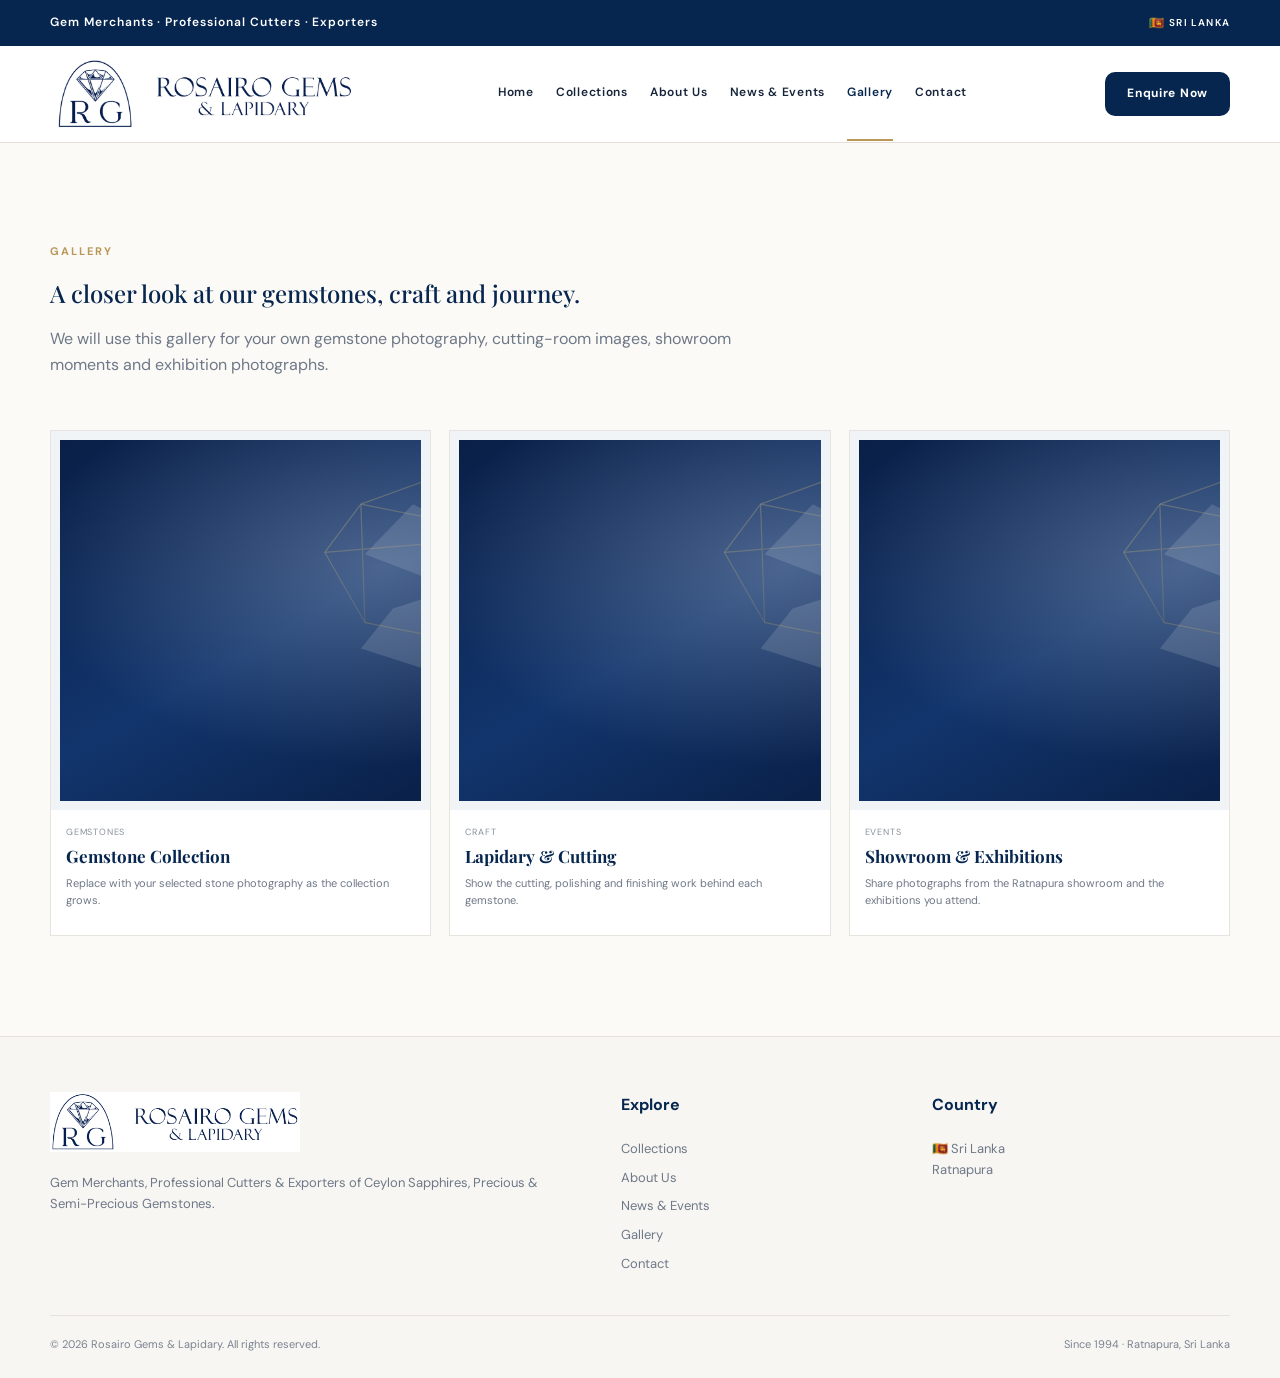
<file: pages/gallery.html>
<!doctype html><html lang="en"><head><meta charset="utf-8"><meta name="viewport" content="width=device-width,initial-scale=1"><meta name="description" content="Rosairo Gems & Lapidary gallery — gemstones, lapidary cutting, showroom and exhibition photography."><title>Gallery | Rosairo Gems & Lapidary</title><link rel="stylesheet" href="../css/style.css"></head><body>
<div class="topbar"><div class="container topbar-inner"><span>Gem Merchants · Professional Cutters · Exporters</span><span class="country top-country"><span class="tiny-flag">🇱🇰</span><span>Sri Lanka</span></span></div></div><header class="header"><div class="container nav" id="nav"><a class="brand" href="../index.html"><img src="../assets/logo.png" alt="Rosairo Gems & Lapidary"></a><nav class="nav-links"><a href="../index.html">Home</a><a href="collections.html">Collections</a><a href="about.html">About Us</a><a href="news.html">News & Events</a><a class="active" href="gallery.html">Gallery</a><a href="contact.html">Contact</a></nav><a class="blue-btn" href="https://wa.me/94767308732" target="_blank" rel="noopener">Enquire Now</a><button class="menu-toggle" id="menuToggle" aria-label="Open menu">☰</button></div></header>
<main><section class="section section-soft"><div class="container"><div class="section-heading"><div class="section-kicker">Gallery</div><h1>A closer look at our gemstones, craft and journey.</h1><p>We will use this gallery for your own gemstone photography, cutting-room images, showroom moments and exhibition photographs.</p></div><div class="stone-grid"><article class="stone-card"><div class="stone-image"><img src="../assets/hero-gem.svg" alt="Gemstone collection"></div><div class="stone-info"><div class="stone-meta">Gemstones</div><h3>Gemstone Collection</h3><p>Replace with your selected stone photography as the collection grows.</p></div></article><article class="stone-card"><div class="stone-image"><img src="../assets/hero-gem.svg" alt="Lapidary cutting"></div><div class="stone-info"><div class="stone-meta">Craft</div><h3>Lapidary & Cutting</h3><p>Show the cutting, polishing and finishing work behind each gemstone.</p></div></article><article class="stone-card"><div class="stone-image"><img src="../assets/hero-gem.svg" alt="Showroom and exhibitions"></div><div class="stone-info"><div class="stone-meta">Events</div><h3>Showroom & Exhibitions</h3><p>Share photographs from the Ratnapura showroom and the exhibitions you attend.</p></div></article></div></div></section></main>
<footer class="footer"><div class="container footer-grid"><div><img class="footer-logo" src="../assets/logo.png" alt="Rosairo Gems & Lapidary"><p>Gem Merchants, Professional Cutters & Exporters of Ceylon Sapphires, Precious & Semi-Precious Gemstones.</p></div><div><h4>Explore</h4><div class="footer-links"><a href="collections.html">Collections</a><a href="about.html">About Us</a><a href="news.html">News & Events</a><a href="gallery.html">Gallery</a><a href="contact.html">Contact</a></div></div><div><h4>Country</h4><p>🇱🇰 Sri Lanka<br>Ratnapura</p></div></div><div class="container copyright"><span>© <span id="year"></span> Rosairo Gems & Lapidary. All rights reserved.</span><span>Since 1994 · Ratnapura, Sri Lanka</span></div></footer><script src="../js/app.js"></script></body></html>
</file>
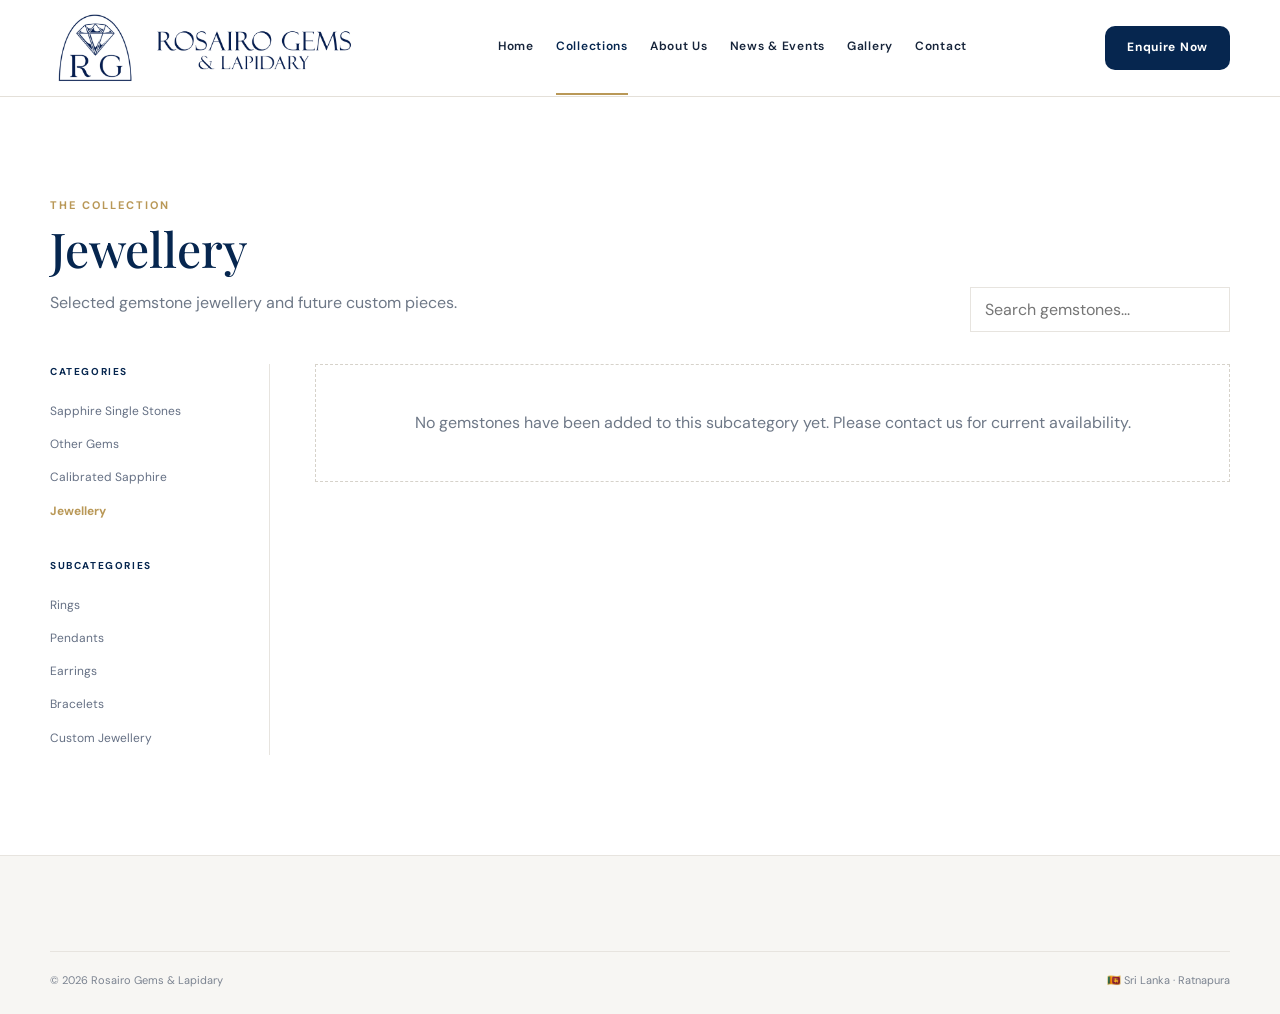
<file: pages/jewellery.html>
<!doctype html><html lang="en"><head><meta charset="utf-8"><meta name="viewport" content="width=device-width,initial-scale=1"><title>Jewellery | Rosairo Gems & Lapidary</title><link rel="stylesheet" href="../css/style.css"></head><body data-category="jewellery"><header class="header"><div class="container nav" id="nav"><a class="brand" href="../index.html"><img src="../assets/logo.png" alt="Rosairo Gems & Lapidary"></a><nav class="nav-links"><a href="../index.html">Home</a><a class="active" href="collections.html">Collections</a><a href="about.html">About Us</a><a href="news.html">News & Events</a><a href="gallery.html">Gallery</a><a href="contact.html">Contact</a></nav><a class="blue-btn" href="https://wa.me/94767308732" target="_blank">Enquire Now</a><button class="menu-toggle" id="menuToggle">☰</button></div></header><main class="section"><div class="container"><div class="category-head"><div><div class="section-kicker">The Collection</div><h1 id="categoryTitle">Jewellery</h1><p id="categoryIntro"></p></div><input id="stoneSearch" class="search-box" type="search" placeholder="Search gemstones..."></div><div class="category-layout"><aside class="side-panel" id="categorySide"></aside><section><div id="stoneGrid" class="stone-grid"></div></section></div></div></main><footer class="footer"><div class="container copyright"><span>© <span id="year"></span> Rosairo Gems & Lapidary</span><span>🇱🇰 Sri Lanka · Ratnapura</span></div></footer><script src="../js/gemstone-data.js"></script><script src="../js/app.js"></script></body></html>
</file>
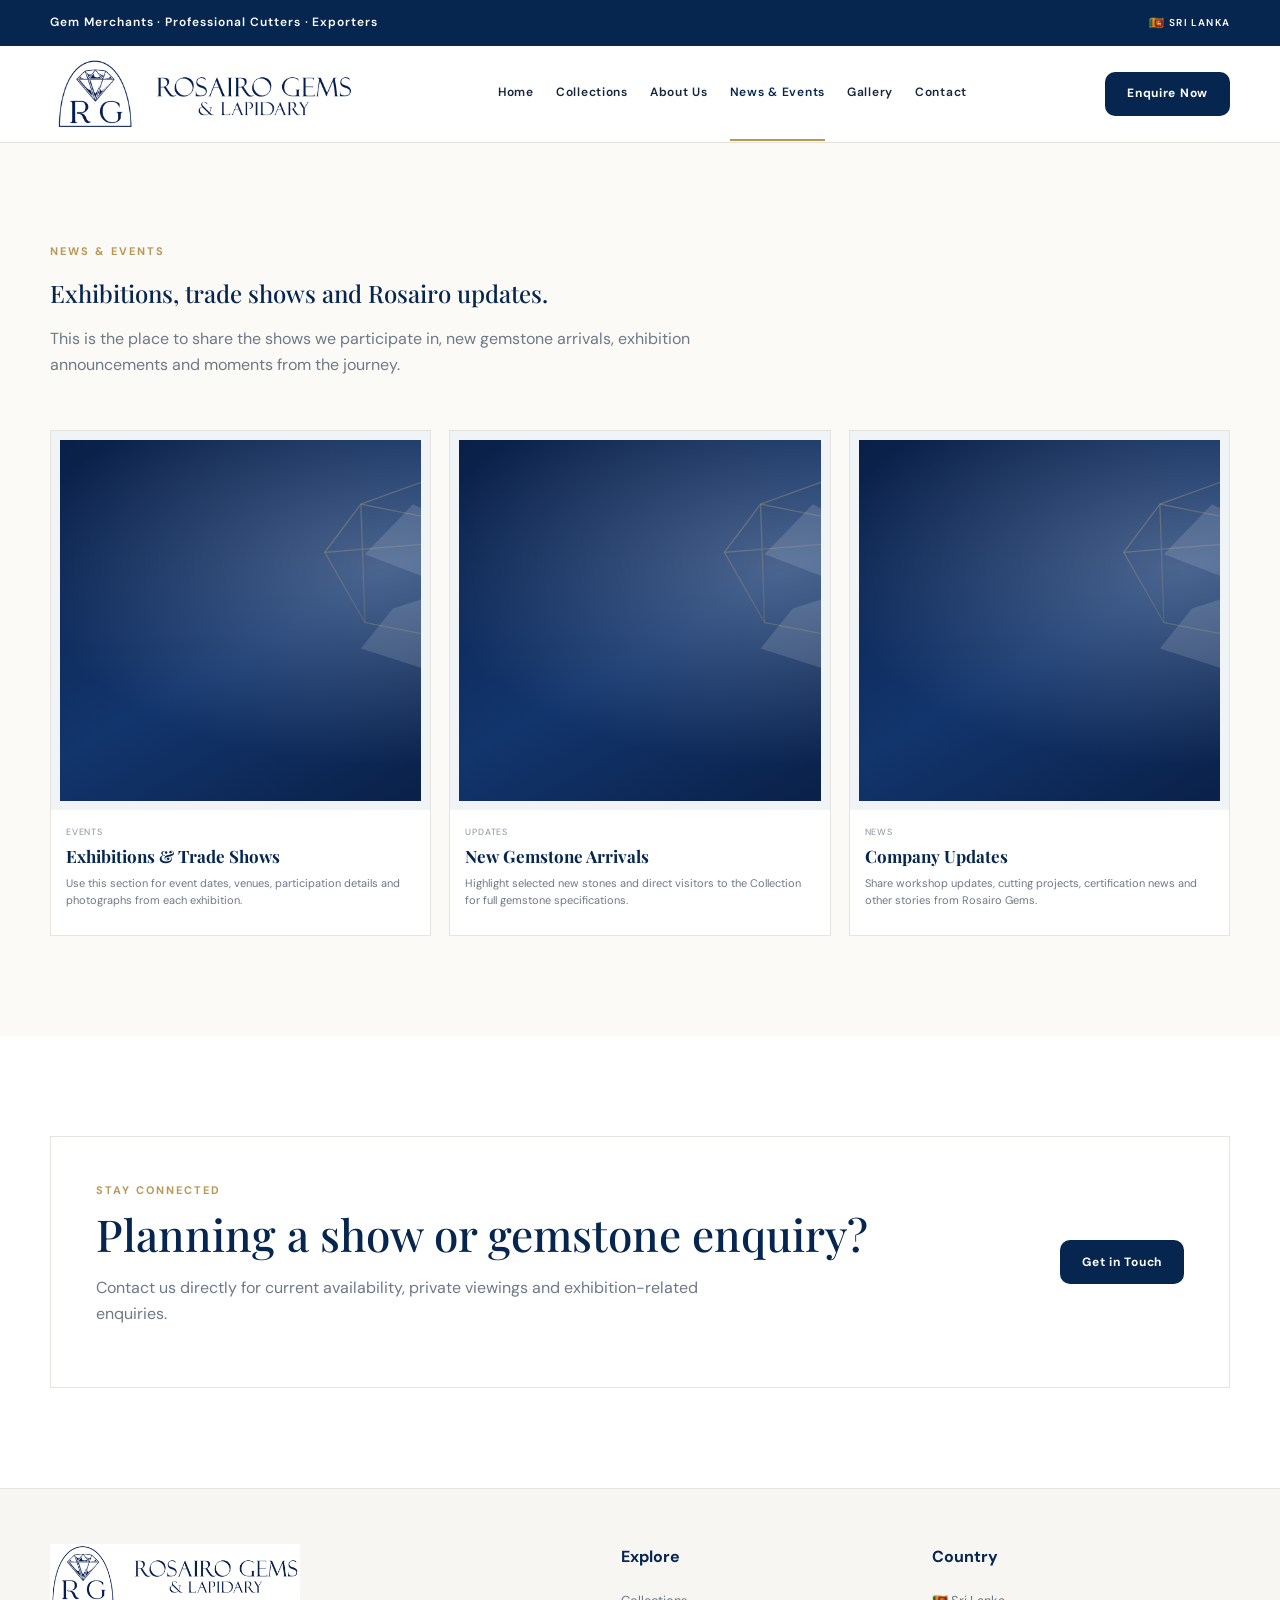
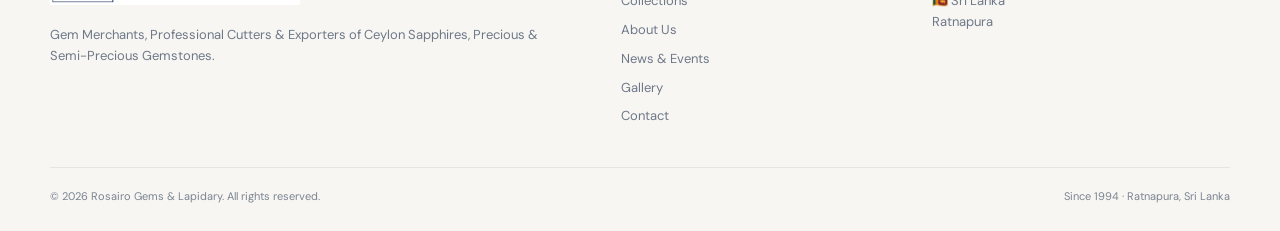
<file: pages/news.html>
<!doctype html><html lang="en"><head><meta charset="utf-8"><meta name="viewport" content="width=device-width,initial-scale=1"><meta name="description" content="Rosairo Gems & Lapidary news, exhibitions, trade shows and gemstone updates."><title>News & Events | Rosairo Gems & Lapidary</title><link rel="stylesheet" href="../css/style.css"></head><body>
<div class="topbar"><div class="container topbar-inner"><span>Gem Merchants · Professional Cutters · Exporters</span><span class="country top-country"><span class="tiny-flag">🇱🇰</span><span>Sri Lanka</span></span></div></div><header class="header"><div class="container nav" id="nav"><a class="brand" href="../index.html"><img src="../assets/logo.png" alt="Rosairo Gems & Lapidary"></a><nav class="nav-links"><a href="../index.html">Home</a><a href="collections.html">Collections</a><a href="about.html">About Us</a><a class="active" href="news.html">News & Events</a><a href="gallery.html">Gallery</a><a href="contact.html">Contact</a></nav><a class="blue-btn" href="https://wa.me/94767308732" target="_blank" rel="noopener">Enquire Now</a><button class="menu-toggle" id="menuToggle" aria-label="Open menu">☰</button></div></header>
<main><section class="section section-soft"><div class="container"><div class="section-heading"><div class="section-kicker">News & Events</div><h1>Exhibitions, trade shows and Rosairo updates.</h1><p>This is the place to share the shows we participate in, new gemstone arrivals, exhibition announcements and moments from the journey.</p></div><div class="stone-grid"><article class="stone-card"><div class="stone-image"><img src="../assets/hero-gem.svg" alt="Exhibitions and trade shows"></div><div class="stone-info"><div class="stone-meta">Events</div><h3>Exhibitions & Trade Shows</h3><p>Use this section for event dates, venues, participation details and photographs from each exhibition.</p></div></article><article class="stone-card"><div class="stone-image"><img src="../assets/hero-gem.svg" alt="New gemstone arrivals"></div><div class="stone-info"><div class="stone-meta">Updates</div><h3>New Gemstone Arrivals</h3><p>Highlight selected new stones and direct visitors to the Collection for full gemstone specifications.</p></div></article><article class="stone-card"><div class="stone-image"><img src="../assets/hero-gem.svg" alt="Rosairo Gems news"></div><div class="stone-info"><div class="stone-meta">News</div><h3>Company Updates</h3><p>Share workshop updates, cutting projects, certification news and other stories from Rosairo Gems.</p></div></article></div></div></section><section class="section"><div class="container about-cta"><div><div class="section-kicker">Stay Connected</div><h2>Planning a show or gemstone enquiry?</h2><p>Contact us directly for current availability, private viewings and exhibition-related enquiries.</p></div><a class="blue-btn" href="contact.html">Get in Touch</a></div></section></main>
<footer class="footer"><div class="container footer-grid"><div><img class="footer-logo" src="../assets/logo.png" alt="Rosairo Gems & Lapidary"><p>Gem Merchants, Professional Cutters & Exporters of Ceylon Sapphires, Precious & Semi-Precious Gemstones.</p></div><div><h4>Explore</h4><div class="footer-links"><a href="collections.html">Collections</a><a href="about.html">About Us</a><a href="news.html">News & Events</a><a href="gallery.html">Gallery</a><a href="contact.html">Contact</a></div></div><div><h4>Country</h4><p>🇱🇰 Sri Lanka<br>Ratnapura</p></div></div><div class="container copyright"><span>© <span id="year"></span> Rosairo Gems & Lapidary. All rights reserved.</span><span>Since 1994 · Ratnapura, Sri Lanka</span></div></footer><script src="../js/app.js"></script></body></html>
</file>
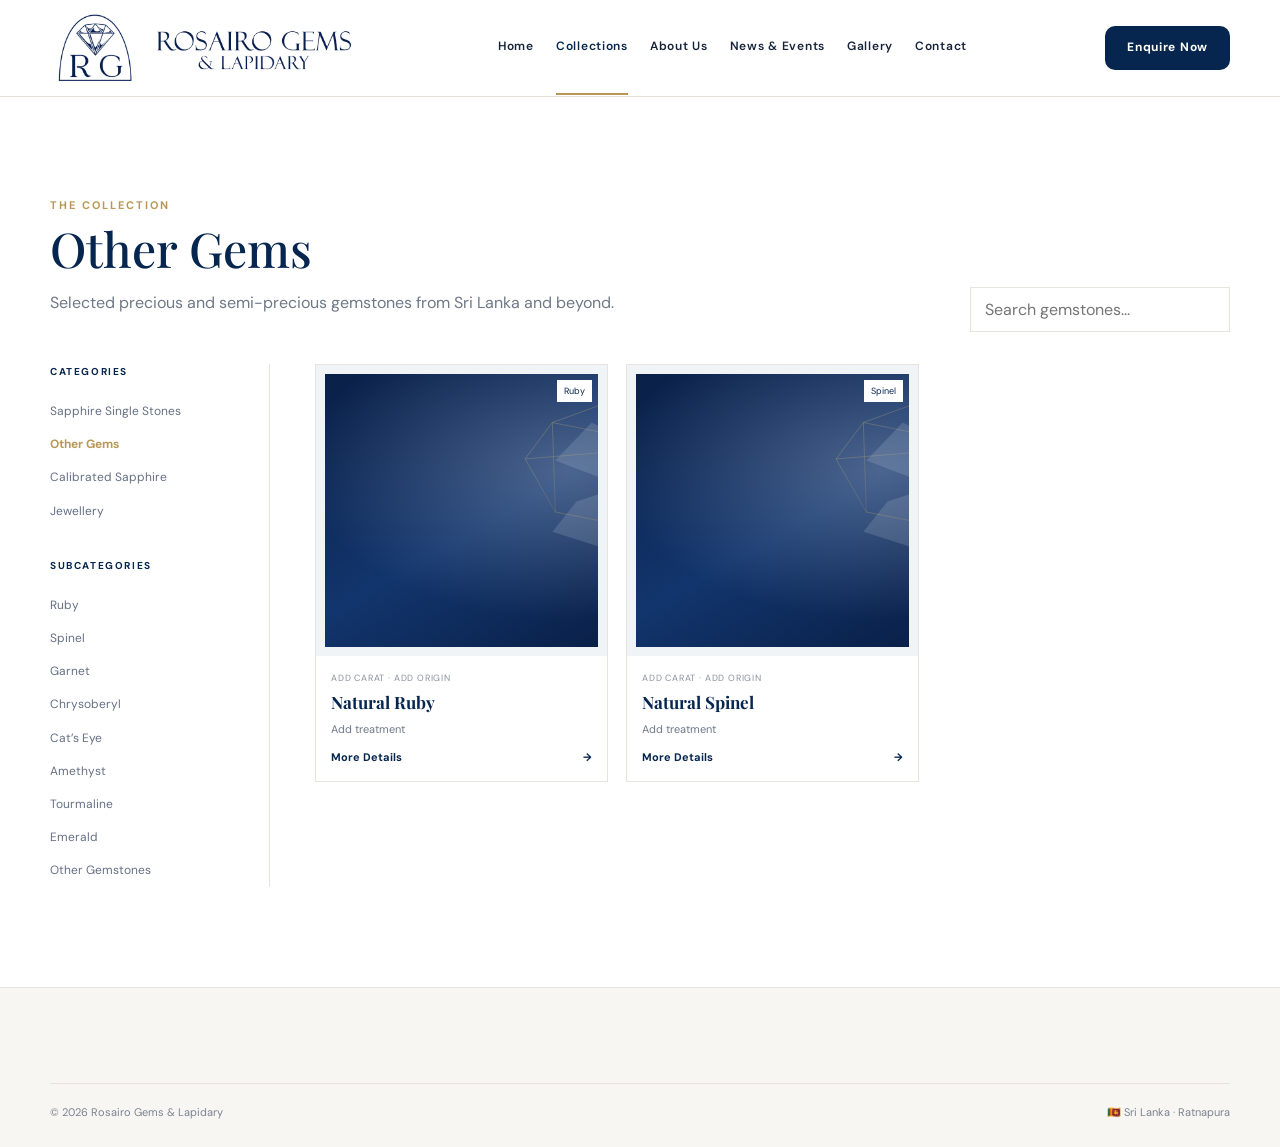
<file: pages/other-gemstones.html>
<!doctype html><html lang="en"><head><meta charset="utf-8"><meta name="viewport" content="width=device-width,initial-scale=1"><title>Other Gemstones | Rosairo Gems & Lapidary</title><link rel="stylesheet" href="../css/style.css"></head><body data-category="other-gemstones"><header class="header"><div class="container nav" id="nav"><a class="brand" href="../index.html"><img src="../assets/logo.png" alt="Rosairo Gems & Lapidary"></a><nav class="nav-links"><a href="../index.html">Home</a><a class="active" href="collections.html">Collections</a><a href="about.html">About Us</a><a href="news.html">News & Events</a><a href="gallery.html">Gallery</a><a href="contact.html">Contact</a></nav><a class="blue-btn" href="https://wa.me/94767308732" target="_blank">Enquire Now</a><button class="menu-toggle" id="menuToggle">☰</button></div></header><main class="section"><div class="container"><div class="category-head"><div><div class="section-kicker">The Collection</div><h1 id="categoryTitle">Other Gemstones</h1><p id="categoryIntro"></p></div><input id="stoneSearch" class="search-box" type="search" placeholder="Search gemstones..."></div><div class="category-layout"><aside class="side-panel" id="categorySide"></aside><section><div id="stoneGrid" class="stone-grid"></div></section></div></div></main><footer class="footer"><div class="container copyright"><span>© <span id="year"></span> Rosairo Gems & Lapidary</span><span>🇱🇰 Sri Lanka · Ratnapura</span></div></footer><script src="../js/gemstone-data.js"></script><script src="../js/app.js"></script></body></html>
</file>
<file: css/style.css>
@import url('https://fonts.googleapis.com/css2?family=DM+Sans:wght@400;500;600;700&family=Playfair+Display:wght@500;600&display=swap');
:root{--blue:#06264f;--blue2:#0c3b73;--gold:#b99857;--gold2:#d9c18b;--ink:#16243a;--muted:#6e7887;--line:#e7e4df;--cream:#fbfaf7;--white:#fff;--shadow:0 20px 60px rgba(6,38,79,.10)}
*{box-sizing:border-box}html{scroll-behavior:smooth}body{margin:0;color:var(--ink);background:var(--white);font-family:'DM Sans',sans-serif;line-height:1.6}a{text-decoration:none;color:inherit}button,input{font:inherit}.container{width:min(1180px,calc(100% - 48px));margin:auto}.topbar{background:var(--blue);color:#fff;font-size:12px;border-bottom:3px solid rgba(255,255,255,.92)}.topbar-inner{height:42px;display:flex;align-items:center;justify-content:space-between}.country{display:flex;align-items:center;gap:8px}.flag{font-size:14px}.header{position:sticky;top:0;z-index:50;background:rgba(255,255,255,.96);border-bottom:1px solid var(--line);backdrop-filter:blur(14px)}.nav{height:78px;display:flex;align-items:center;gap:28px;position:relative}.brand img{width:178px;height:auto;display:block}.nav-links{display:flex;align-items:center;justify-content:center;gap:28px;flex:1;font-size:12px;font-weight:600;letter-spacing:.06em}.nav-links a{padding:28px 0;border-bottom:2px solid transparent}.nav-links a:hover,.nav-links a.active{color:var(--blue);border-color:var(--gold)}.blue-btn,.gold-btn,.outline-btn{display:inline-flex;align-items:center;justify-content:center;min-height:44px;padding:0 22px;border-radius:0;font-weight:700;font-size:12px;letter-spacing:.06em}.blue-btn{background:var(--blue);color:#fff}.gold-btn{background:var(--blue);color:#fff;border:1px solid var(--blue)}.outline-btn{border:1px solid var(--gold);color:var(--blue);background:#fff}.outline-btn.full{width:100%}.menu-toggle{display:none;background:none;border:0;font-size:24px;color:var(--blue)}.hero{min-height:650px;display:flex;align-items:center;background:linear-gradient(90deg,rgba(255,255,255,.96) 0%,rgba(255,255,255,.82) 46%,rgba(255,255,255,.25) 100%),url('../assets/hero-gem.svg') center/cover no-repeat}.hero-content{max-width:680px;padding:90px 0}.eyebrow,.section-kicker{color:var(--gold);font-size:11px;font-weight:700;letter-spacing:.18em;text-transform:uppercase}.hero h1,h1,h2{font-family:'Playfair Display',serif;font-weight:500;color:var(--blue);line-height:1.08}.hero h1{font-size:68px;margin:16px 0 20px}.hero p{font-size:17px;color:#667080;max-width:610px}.hero-actions{display:flex;gap:12px;margin-top:30px}.section{padding:100px 0}.section-soft{background:var(--cream)}.section-heading{max-width:720px;margin-bottom:52px}.section-heading h2{font-size:46px;margin:12px 0 15px}.section-heading p{color:var(--muted)}.home-collection{display:grid;grid-template-columns:1.1fr .9fr;gap:40px;align-items:center}.collection-preview{border:1px solid var(--line);padding:10px;background:#fff}.collection-preview img{width:100%;display:block;aspect-ratio:4/3;object-fit:cover}.collection-copy h2{font-size:48px;margin:10px 0}.collection-copy p{color:var(--muted)}.collection-link{display:inline-flex;margin-top:18px;color:var(--blue);font-weight:700;border-bottom:1px solid var(--gold);padding-bottom:5px}.contact-grid{display:grid;grid-template-columns:.9fr 1.1fr;gap:50px}.contact-copy h2{font-size:46px;margin:10px 0}.contact-copy>p{color:var(--muted)}.contact-card{background:#fff;border:1px solid var(--line);padding:28px;box-shadow:var(--shadow)}.contact-row{display:flex;gap:16px;padding:18px 0;border-bottom:1px solid var(--line)}.contact-row:last-child{border-bottom:0}.contact-row strong,.contact-row span{display:block}.contact-row strong{font-size:11px;letter-spacing:.14em;text-transform:uppercase;color:var(--blue)}.contact-row span{margin-top:5px;color:var(--muted);font-size:14px}.map-box{height:100%;min-height:330px;background:#fff;border:1px solid var(--line);overflow:hidden}.map-box iframe{width:100%;height:100%;min-height:330px;border:0}.home-contact{display:grid;grid-template-columns:.9fr 1.1fr;gap:30px}.footer{background:#f7f6f3;border-top:1px solid var(--line);padding:55px 0 25px}.footer-grid{display:grid;grid-template-columns:1.4fr .7fr .8fr;gap:50px}.footer-logo{width:170px}.footer p{color:var(--muted);font-size:13px}.footer h4{margin-top:0;color:var(--blue)}.footer-links{display:grid;gap:8px;color:var(--muted);font-size:13px}.copyright{border-top:1px solid var(--line);margin-top:40px;padding-top:20px;display:flex;justify-content:space-between;color:#7b8390;font-size:11px}.category-layout{display:grid;grid-template-columns:220px 1fr;gap:45px}.side-panel{border-right:1px solid var(--line);padding-right:25px}.side-title{font-size:10px;font-weight:700;letter-spacing:.16em;text-transform:uppercase;color:var(--blue);margin-bottom:15px}.side-cat,.side-sub{display:block;width:100%;text-align:left;background:none;border:0;padding:7px 0;color:#657084;font-size:12px;cursor:pointer}.side-cat.active,.side-cat:hover,.side-sub:hover,.side-sub.active{color:var(--gold);font-weight:700}.refine{margin-top:30px}.category-head{display:flex;justify-content:space-between;gap:30px;align-items:end;margin-bottom:32px}.category-head h1{font-size:48px;margin:8px 0}.category-head p{color:var(--muted);max-width:650px}.search-box{height:45px;border:1px solid var(--line);padding:0 14px;width:260px;outline:none}.stone-grid{display:grid;grid-template-columns:repeat(3,minmax(0,1fr));gap:18px}.stone-card{background:#fff;border:1px solid var(--line);transition:.25s}.stone-card:hover{box-shadow:var(--shadow);transform:translateY(-2px)}.stone-image{display:block;position:relative;background:#f1f4f6;padding:9px}.stone-image img{width:100%;aspect-ratio:1/1;object-fit:cover;display:block}.stone-image span{position:absolute;right:15px;top:15px;background:#fff;padding:4px 7px;font-size:9px;color:var(--blue)}.stone-info{padding:15px}.stone-meta{font-size:9px;text-transform:uppercase;letter-spacing:.09em;color:#89919d}.stone-info h3{font-family:'Playfair Display',serif;color:var(--blue);font-size:17px;line-height:1.15;margin:8px 0}.stone-info p{font-size:11px;color:var(--muted);margin:0 0 10px}.more-link{display:flex;justify-content:space-between;color:var(--blue);font-size:11px;font-weight:700}.empty-state{grid-column:1/-1;border:1px dashed #d6d2ca;padding:45px;text-align:center;color:var(--muted)}.detail-page{padding:35px 0 100px}.crumb{font-size:10px;color:#77808d;letter-spacing:.08em;margin-bottom:22px}.crumb span{padding:0 7px;color:var(--gold)}.stone-detail{display:grid;grid-template-columns:1.05fr .8fr;gap:55px}.detail-main-image{background:#f1f4f6;border:1px solid var(--line);padding:12px}.detail-main-image img{width:100%;aspect-ratio:1/1;object-fit:cover;display:block}.thumb-row{display:grid;grid-template-columns:repeat(4,1fr);gap:10px;margin-top:10px}.thumb-row div{background:#f3f5f6;border:1px solid var(--line);padding:4px}.thumb-row img{width:100%;display:block;aspect-ratio:1;object-fit:cover}.detail-copy{padding-top:15px}.detail-copy h1{font-size:54px;margin:10px 0 20px}.detail-description{color:var(--muted);font-size:14px}.detail-copy h4{font-size:11px;letter-spacing:.16em;text-transform:uppercase;color:var(--blue);margin-top:35px}.spec-list{margin:0}.spec-list div{display:flex;justify-content:space-between;gap:20px;border-bottom:1px solid var(--line);padding:10px 0;font-size:11px}.spec-list dt{font-weight:700;color:var(--blue)}.spec-list dd{margin:0;color:#707989;text-align:right}.detail-actions{display:grid;gap:9px;margin-top:25px}.private-note{text-align:center;font-size:9px;letter-spacing:.1em;color:#9a9b9d;text-transform:uppercase}.map-section{padding-top:0}.map-title{margin-bottom:22px}.map-title h2{font-size:40px;margin:5px 0}.map-title p{color:var(--muted)}.map-wrap{display:grid;grid-template-columns:.8fr 1.2fr;min-height:360px;border:1px solid var(--line);background:#fff}.map-info{padding:35px}.map-info h3{font-family:'Playfair Display',serif;color:var(--blue);font-size:30px}.map-info p{color:var(--muted);font-size:14px}.map-info .blue-btn{margin-top:15px}.mobile-country{display:none}
@media(max-width:900px){.nav-links{gap:14px}.nav-cta{display:none}.hero h1{font-size:54px}.stone-grid{grid-template-columns:repeat(2,1fr)}.category-layout,.stone-detail,.home-contact,.contact-grid,.map-wrap,.home-collection{grid-template-columns:1fr}.side-panel{border-right:0;border-bottom:1px solid var(--line);padding:0 0 20px}.side-cat{display:inline-block;width:auto;margin-right:15px}.side-sub{display:inline-block;width:auto;margin-right:12px}.category-head{align-items:start;flex-direction:column}.footer-grid{grid-template-columns:1fr 1fr}}
@media(max-width:680px){.container{width:min(100% - 28px,1180px)}.topbar{display:none}.nav{height:70px}.brand img{width:145px}.nav-links{display:none;position:absolute;left:0;right:0;top:70px;background:#fff;border:1px solid var(--line);padding:12px;flex-direction:column;align-items:stretch;gap:0;box-shadow:var(--shadow)}.nav-links a{padding:12px;border:0}.nav.mobile-open .nav-links{display:flex}.menu-toggle{display:block;margin-left:auto}.hero{min-height:590px}.hero-content{padding:60px 0}.hero h1{font-size:43px}.hero p{font-size:15px}.hero-actions{flex-direction:column;align-items:stretch}.section{padding:70px 0}.section-heading h2,.collection-copy h2,.contact-copy h2{font-size:36px}.stone-grid{grid-template-columns:1fr}.category-head h1{font-size:40px}.search-box{width:100%}.detail-copy h1{font-size:40px}.footer-grid{grid-template-columns:1fr}.copyright{flex-direction:column;gap:8px}.map-info{padding:25px}.mobile-country{display:flex;align-items:center;gap:6px;color:#6f7784;font-size:11px}.top-country{display:none}}

.top-country{font-size:10px;letter-spacing:.12em;text-transform:uppercase;gap:4px}.tiny-flag{font-size:12px;line-height:1}.contact-mini{display:grid;gap:6px;margin:18px 0 20px;padding:15px 0;border-top:1px solid var(--line);border-bottom:1px solid var(--line)}.contact-mini a{color:var(--muted);font-size:13px}.contact-mini a:hover{color:var(--blue)}
@media(max-width:760px){.topbar-inner{height:38px}.topbar-inner>span:first-child{font-size:10px}.top-country{font-size:9px}.tiny-flag{font-size:11px}}

/* Step 2 refinements: stronger white navigation band and location link */
.topbar{border-bottom:0;min-height:46px}.topbar-inner{height:46px;font-weight:600;letter-spacing:.035em}.topbar-inner>span:first-child{letter-spacing:.08em}.header{background:rgba(255,255,255,.985);border-bottom:1px solid #e4e0d9}.nav{height:102px;gap:30px}.brand{display:flex;align-items:center;flex-shrink:0}.brand img{width:94px;height:94px;object-fit:contain}.nav-links a{padding:38px 0}.map-link{display:inline-flex;margin-top:14px;color:var(--blue);font-size:11px;font-weight:700;border-bottom:1px solid var(--gold);padding-bottom:4px}.map-info .map-link{display:flex;width:max-content}.top-country{display:flex!important}.mobile-country{display:none!important}
@media(max-width:900px){.nav{height:94px}.brand img{width:86px;height:86px;object-fit:contain}.nav-links a{padding:18px 0}.nav-links{gap:18px}.topbar-inner{height:44px}.topbar{min-height:44px}}
@media(max-width:680px){.topbar{display:block}.topbar-inner{height:38px;min-height:38px}.topbar-inner>span:first-child{font-size:9px;letter-spacing:.05em}.top-country{display:flex!important;font-size:8px}.tiny-flag{font-size:10px}.nav{height:78px}.brand img{width:72px;height:72px;object-fit:contain}.nav-links{top:78px}.nav-links a{padding:12px}.map-link{font-size:10px}}

/* Final visual refinements */
.site-header .logo img, .logo img { max-height: 94px !important; width: auto !important; }
.site-header, .main-header, .navbar, nav { min-height: 92px; }
.site-header .nav-inner, .main-header .nav-inner, .navbar .container { min-height: 92px; }
.btn, .button, button, .cta, a.btn, .enquire-btn {
  border-radius: 14px !important;
}

/* Rosairo final header and button refinement */
.header .nav{
  height:104px !important;
  min-height:104px !important;
}
.brand img{
  width:138px !important;
  max-height:58px !important;
  object-fit:contain;
}
.nav-links a{
  padding:40px 0 !important;
}
.blue-btn,.gold-btn,.outline-btn,.collection-link,.enquire-btn{
  border-radius:10px !important;
}

.sold-card .stone-image span{background:#7d6229!important;color:#fff!important}.sold-label{display:inline-block;margin:4px 0 10px;padding:6px 10px;border-radius:7px;background:#7d6229;color:#fff;font-size:10px;letter-spacing:.12em;font-weight:700}.sold-card img{opacity:.82}
.about-intro{max-width:850px}.about-intro h1{font-size:58px;margin:12px 0 18px}.about-intro p{font-size:16px;max-width:720px}.about-story{display:grid;grid-template-columns:1fr 1fr;gap:60px;align-items:center;margin-top:55px}.about-story-image{background:#fff;border:1px solid var(--line);padding:14px}.about-story-image img{width:100%;display:block;aspect-ratio:4/3;object-fit:cover}.about-story-copy h2,.about-values h2,.about-cta h2{font-size:44px;margin:10px 0 18px}.about-story-copy p{color:var(--muted)}.about-services .stone-info{padding:28px}.about-services .stone-info h3{font-size:25px;margin-top:12px}.about-services .stone-info p{font-size:13px;line-height:1.75}.about-values{display:grid;grid-template-columns:.9fr 1.1fr;gap:70px;align-items:start}.value-list>div{border-bottom:1px solid var(--line);padding:0 0 18px;margin-bottom:18px}.value-list strong{color:var(--blue);font-family:'Playfair Display',serif;font-size:24px;font-weight:500}.value-list p{color:var(--muted);font-size:13px;margin:5px 0 0}.about-cta{display:flex;justify-content:space-between;align-items:center;gap:40px;border:1px solid var(--line);padding:45px;background:#fff}.about-cta p{max-width:650px;color:var(--muted)}.about-cta .hero-actions{margin-top:10px;flex-shrink:0}@media(max-width:900px){.about-story,.about-values{grid-template-columns:1fr}.about-cta{display:block}.about-intro h1{font-size:48px}}@media(max-width:680px){.about-intro h1{font-size:38px}.about-story-copy h2,.about-values h2,.about-cta h2{font-size:34px}.about-cta{padding:28px}.about-cta .hero-actions{flex-direction:column}}

/* About page content list */
.about-list{margin:1.25rem 0 1.5rem;padding-left:1.25rem;display:grid;gap:.55rem;color:var(--muted,#5d6572)}
.about-list li{padding-left:.2rem}
.about-list strong{color:inherit}

/* Wide Rosairo Gems & Lapidary header logo */
.header .nav{
  height:96px !important;
  min-height:96px !important;
  gap:24px;
}
.header .brand{
  display:flex;
  align-items:center;
  flex:0 0 auto;
}
.header .brand img{
  width:310px !important;
  max-width:310px !important;
  max-height:72px !important;
  height:auto !important;
  object-fit:contain;
  display:block;
}
.header .nav-links{
  gap:22px;
}
.header .nav-links a{
  padding:36px 0 !important;
}
.footer-logo{
  width:250px !important;
  max-width:100%;
  height:auto;
}
@media(max-width:1100px){
  .header .brand img{width:265px !important;max-width:265px !important;}
  .header .nav-links{gap:15px;font-size:11px;}
  .header .nav{gap:16px;}
}
@media(max-width:680px){
  .header .nav{height:76px !important;min-height:76px !important;}
  .header .brand img{width:235px !important;max-width:235px !important;max-height:58px !important;}
  .header .nav-links{top:76px;}
  .header .nav-links a{padding:12px !important;}
  .footer-logo{width:220px !important;}
}

/* Home page: slow right-to-left lapidary image showcase */
.home-image-scroll{
  width:min(760px,100%);
  margin-top:34px;
  overflow:hidden;
  border:1px solid rgba(20,45,90,.12);
  background:rgba(255,255,255,.88);
  box-shadow:0 12px 35px rgba(20,45,90,.08);
}
.home-image-track{
  display:flex;
  width:max-content;
  animation:rosairoHomeScroll 36s linear infinite;
  will-change:transform;
}
.home-scroll-item{
  width:250px;
  height:155px;
  flex:0 0 250px;
  padding:7px;
  background:#fff;
}
.home-scroll-item img{
  width:100%;
  height:100%;
  display:block;
  object-fit:cover;
}
@keyframes rosairoHomeScroll{
  from{transform:translateX(0)}
  to{transform:translateX(-50%)}
}
.home-image-scroll:hover .home-image-track{animation-play-state:paused}
@media(prefers-reduced-motion:reduce){
  .home-image-track{animation:none}
}
@media(max-width:680px){
  .home-image-scroll{width:100%;margin-top:26px}
  .home-scroll-item{width:210px;height:132px;flex-basis:210px}
  .home-image-track{animation-duration:32s}
}


/* =========================================================
   ROSAIRO UPDATE — requested image/hero system
   Keeps the original project design and only updates the
   requested Home + Collection presentation.
   ========================================================= */
.home-hero{
  position:relative;
  overflow:hidden;
  min-height:720px;
  isolation:isolate;
}
.hero-background,
.hero-bg-slide{
  position:absolute;
  inset:0;
}
.hero-background{z-index:-3;background:#edf2f6;}
.hero-bg-slide{
  background-size:cover;
  background-position:center;
  opacity:0;
  transform:scale(1.01);
  transition:opacity 1.5s ease-in-out;
}
.hero-bg-slide.active{opacity:1;}
.hero-bg-overlay{
  position:absolute;
  inset:0;
  z-index:-2;
  background:linear-gradient(90deg,rgba(255,255,255,.78) 0%,rgba(255,255,255,.62) 38%,rgba(255,255,255,.20) 67%,rgba(255,255,255,.04) 100%);
}
.home-hero .hero-content{
  position:relative;
  z-index:2;
  min-height:720px;
  display:flex;
  flex-direction:column;
  justify-content:center;
  padding-top:40px;
  padding-bottom:70px;
}
.hero-slide-indicators{
  position:absolute;
  z-index:3;
  left:50%;
  bottom:28px;
  transform:translateX(-50%);
  display:flex;
  gap:7px;
}
.hero-slide-indicators span{
  display:block;
  width:28px;
  height:3px;
  background:rgba(12,49,90,.35);
  transition:.25s ease;
}
.hero-slide-indicators span.active{background:#b9954f;width:42px;}

.collection-preview{
  overflow:hidden;
  background:#f4f5f6;
}
.collection-preview img{
  width:100%;
  aspect-ratio:4/3;
  object-fit:cover;
  object-position:center;
}
.collection-category-tabs{
  display:flex;
  gap:8px;
  margin:0 0 22px;
  border-bottom:1px solid var(--line);
  overflow-x:auto;
  scrollbar-width:none;
}
.collection-category-tabs::-webkit-scrollbar{display:none}
.collection-category-tab{
  flex:0 0 auto;
  padding:13px 17px;
  color:#697585;
  font-size:11px;
  font-weight:600;
  letter-spacing:.06em;
  text-transform:uppercase;
  border-bottom:2px solid transparent;
}
.collection-category-tab.active{
  color:var(--blue);
  border-bottom-color:var(--gold);
}
.collection-category-grid{
  display:grid !important;
  grid-template-columns:repeat(4,1fr) !important;
  gap:18px !important;
}
.collection-cover{
  height:260px;
  background:#f4f5f6;
  overflow:hidden;
}
.collection-cover img{
  width:100%;
  height:100%;
  object-fit:cover;
  object-position:center;
}
@media(max-width:900px){
  .home-hero,.home-hero .hero-content{min-height:650px}
  .hero-bg-overlay{background:linear-gradient(180deg,rgba(255,255,255,.66) 0%,rgba(255,255,255,.38) 45%,rgba(255,255,255,.08) 100%)}
  .collection-category-grid{grid-template-columns:repeat(2,1fr) !important}
}
@media(max-width:680px){
  .home-hero{min-height:650px}
  .home-hero .hero-content{min-height:650px;padding:55px 0 75px}
  .hero-bg-slide:nth-child(1){background-position:center}
  .hero-bg-slide:nth-child(2){background-position:center}
  .hero-bg-slide:nth-child(3){background-position:center}
  .hero-bg-slide:nth-child(4){background-position:center}
  .hero-bg-overlay{background:linear-gradient(180deg,rgba(255,255,255,.68) 0%,rgba(255,255,255,.40) 48%,rgba(255,255,255,.10) 100%)}
  .collection-category-tabs{
    margin-left:0;
    margin-right:0;
    padding-bottom:0;
    -webkit-overflow-scrolling:touch;
    overscroll-behavior-x:contain;
  }
  .collection-category-tab{font-size:9px;padding:13px 15px}
  .collection-category-grid{grid-template-columns:1fr !important}
  .collection-cover{height:285px}
  .collection-preview img{aspect-ratio:1/1;object-position:center}
}
@media(prefers-reduced-motion:reduce){
  .hero-bg-slide{transition:none}
}
</file>
<file: css/admin.css>
.admin-wrap{max-width:1180px;margin:0 auto;padding:28px 20px 70px}.admin-head{display:flex;justify-content:space-between;align-items:flex-end;gap:20px;margin-bottom:24px}.admin-head h1{margin:0;font-size:34px}.admin-head p{margin:6px 0 0;color:#667085}.admin-actions{display:flex;gap:10px;flex-wrap:wrap}.admin-btn{border:1px solid #d5dbe5;background:#fff;color:#062455;padding:11px 16px;border-radius:9px;cursor:pointer;font:inherit}.admin-btn.primary{background:#062455;color:#fff;border-color:#062455}.admin-btn.gold{border-color:#b89a5b;color:#7d6229}.admin-btn.danger{color:#a33;border-color:#e2b5b5}.admin-note{background:#f8f8f6;border:1px solid #e4e1d9;padding:14px 16px;border-radius:10px;margin-bottom:20px}.admin-grid{display:grid;grid-template-columns:360px 1fr;gap:22px}.admin-panel{background:#fff;border:1px solid #e3e6eb;border-radius:12px;padding:20px}.admin-panel h2{margin:0 0 16px;font-size:20px}.stone-list{display:grid;gap:10px;max-height:680px;overflow:auto}.stone-row{border:1px solid #e1e5ea;border-radius:10px;padding:12px;cursor:pointer}.stone-row:hover,.stone-row.active{border-color:#8fa3c2}.stone-row-top{display:flex;justify-content:space-between;gap:10px}.stone-row strong{font-size:14px}.stone-row small{display:block;color:#6b7280;margin-top:4px}.status-badge{font-size:10px;text-transform:uppercase;letter-spacing:.08em;padding:4px 7px;border-radius:999px;background:#eef2f7;color:#4b5563;white-space:nowrap}.status-badge.sold{background:#f6eedb;color:#765b20}.status-badge.hidden{background:#f2e7e7;color:#8b3f3f}.admin-search{width:100%;box-sizing:border-box;padding:11px 12px;border:1px solid #ccd3dd;border-radius:8px;margin-bottom:12px}.form-grid{display:grid;grid-template-columns:1fr 1fr;gap:13px}.field{display:flex;flex-direction:column;gap:6px}.field.full{grid-column:1/-1}.field label{font-size:12px;font-weight:700;color:#344054}.field input,.field select,.field textarea{font:inherit;padding:10px 11px;border:1px solid #ccd3dd;border-radius:8px;background:#fff}.field textarea{min-height:100px;resize:vertical}.image-preview-grid{display:flex;flex-wrap:wrap;gap:8px}.image-preview{width:86px;height:70px;object-fit:cover;border:1px solid #ddd;border-radius:6px}.form-actions{display:flex;gap:9px;flex-wrap:wrap;margin-top:18px}.empty-admin{padding:28px;text-align:center;color:#667085;border:1px dashed #ccd3dd;border-radius:9px}.helper{font-size:12px;color:#667085}.file-list{margin:8px 0 0;padding-left:18px;font-size:12px}.checkline{display:flex;align-items:center;gap:8px}.checkline input{width:auto}.admin-topbar{background:#062455;color:#fff;padding:8px 20px;font-size:12px;letter-spacing:.04em}.admin-footer{margin-top:28px;color:#667085;font-size:12px}@media(max-width:900px){.admin-grid{grid-template-columns:1fr}.stone-list{max-height:360px}}@media(max-width:620px){.form-grid{grid-template-columns:1fr}.field.full{grid-column:auto}.admin-head{display:block}.admin-actions{margin-top:14px}}
</file>
